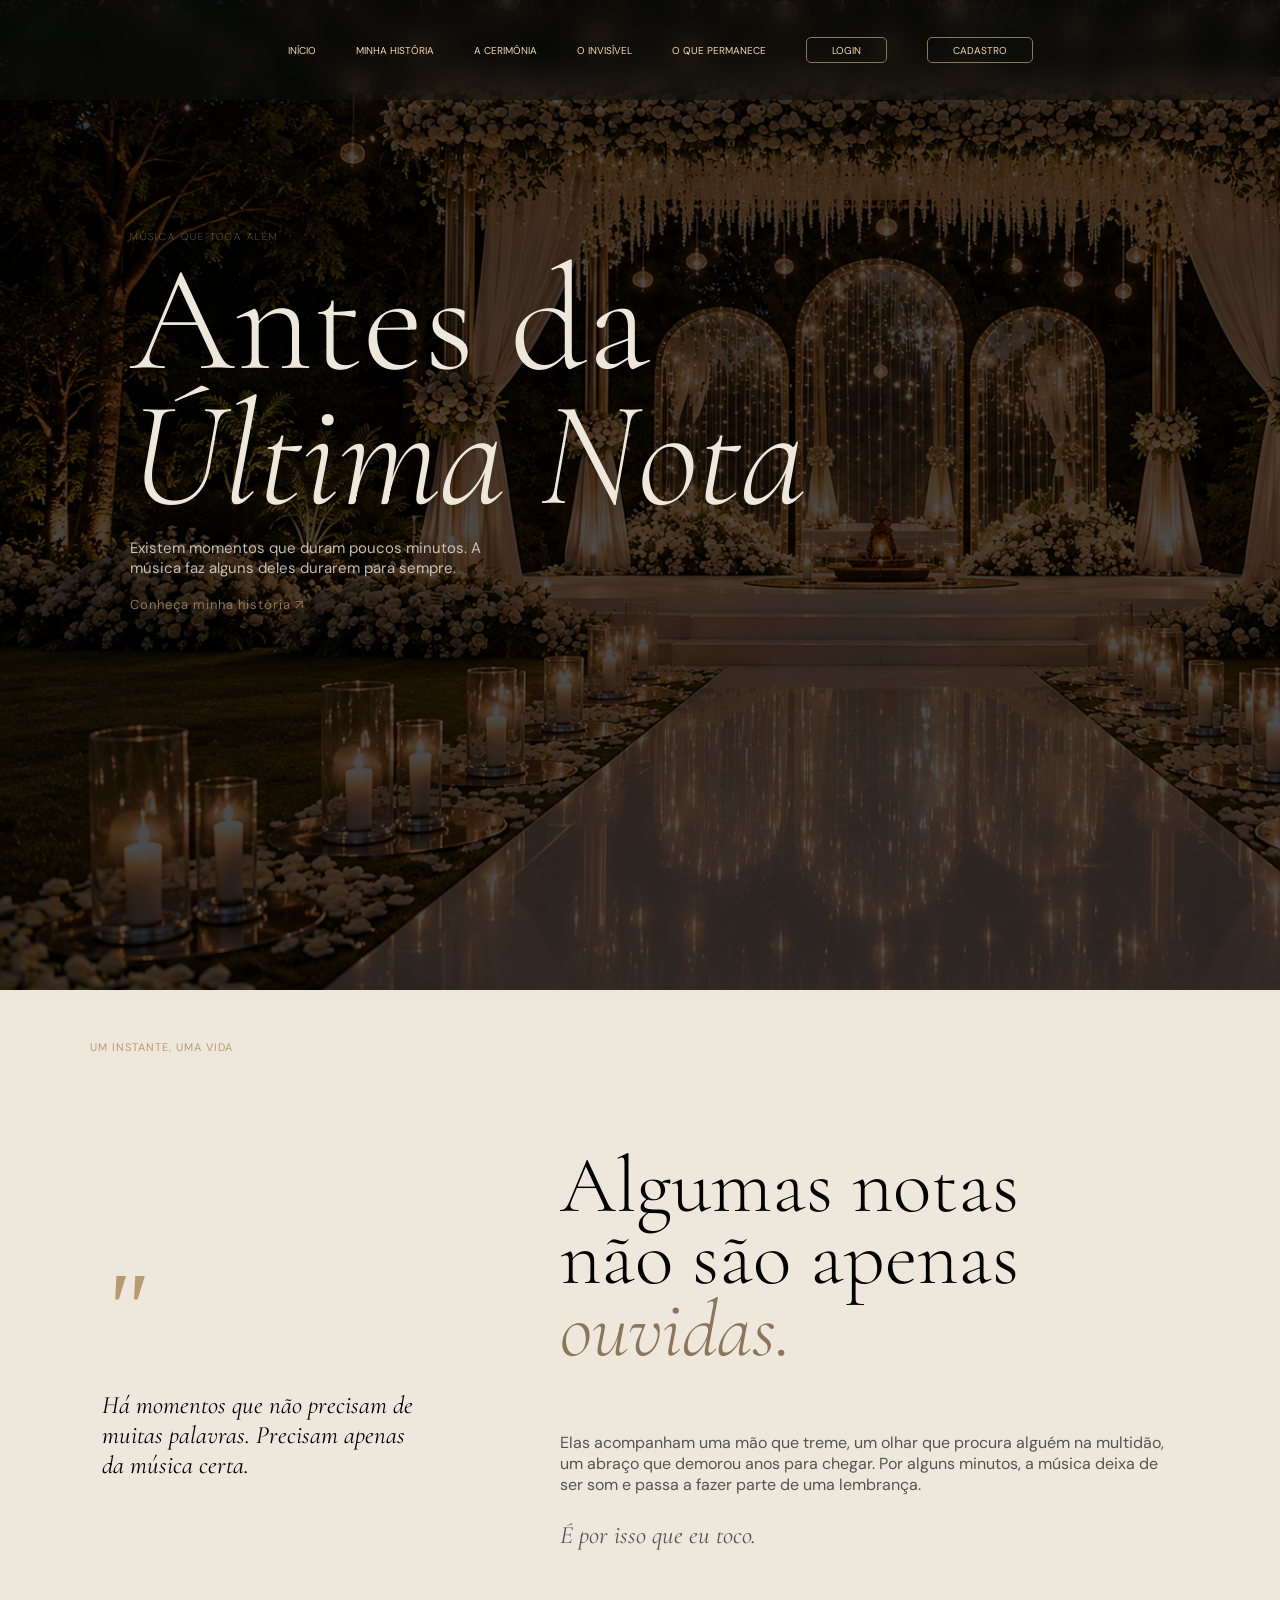
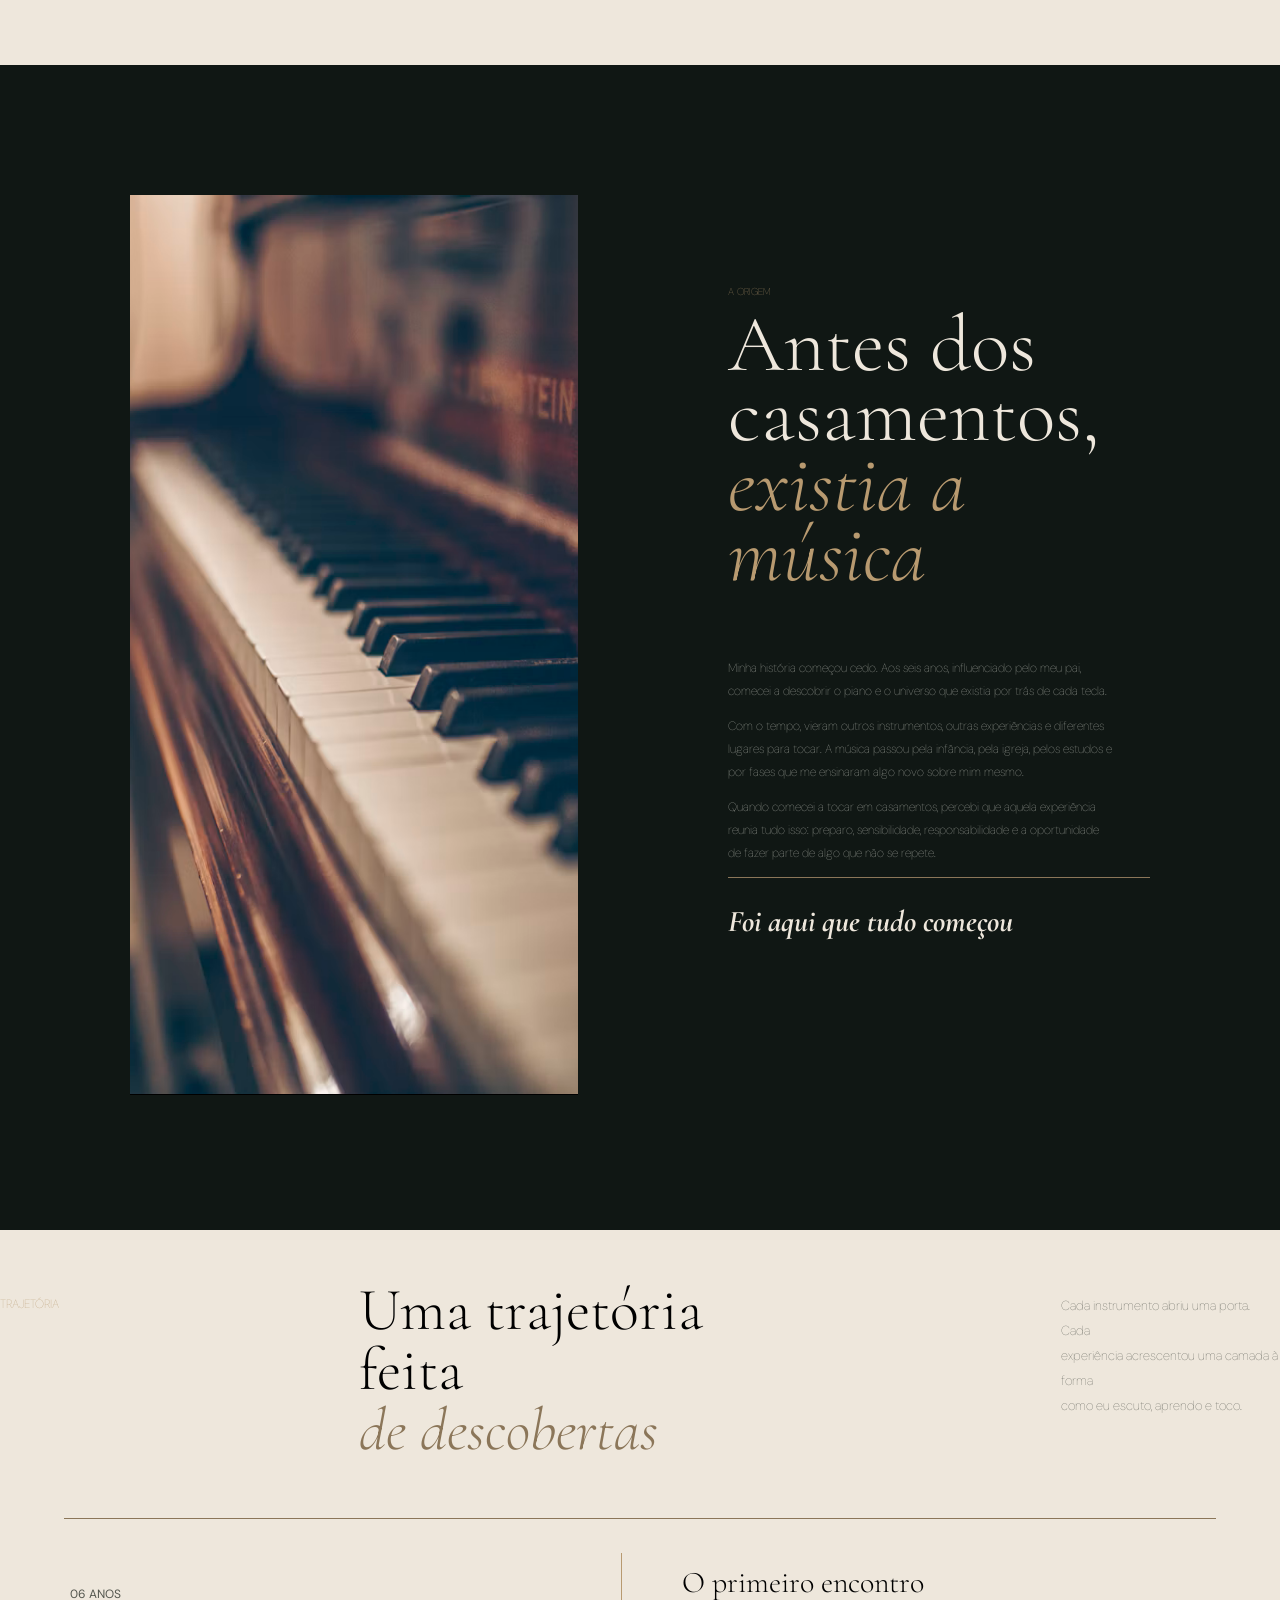
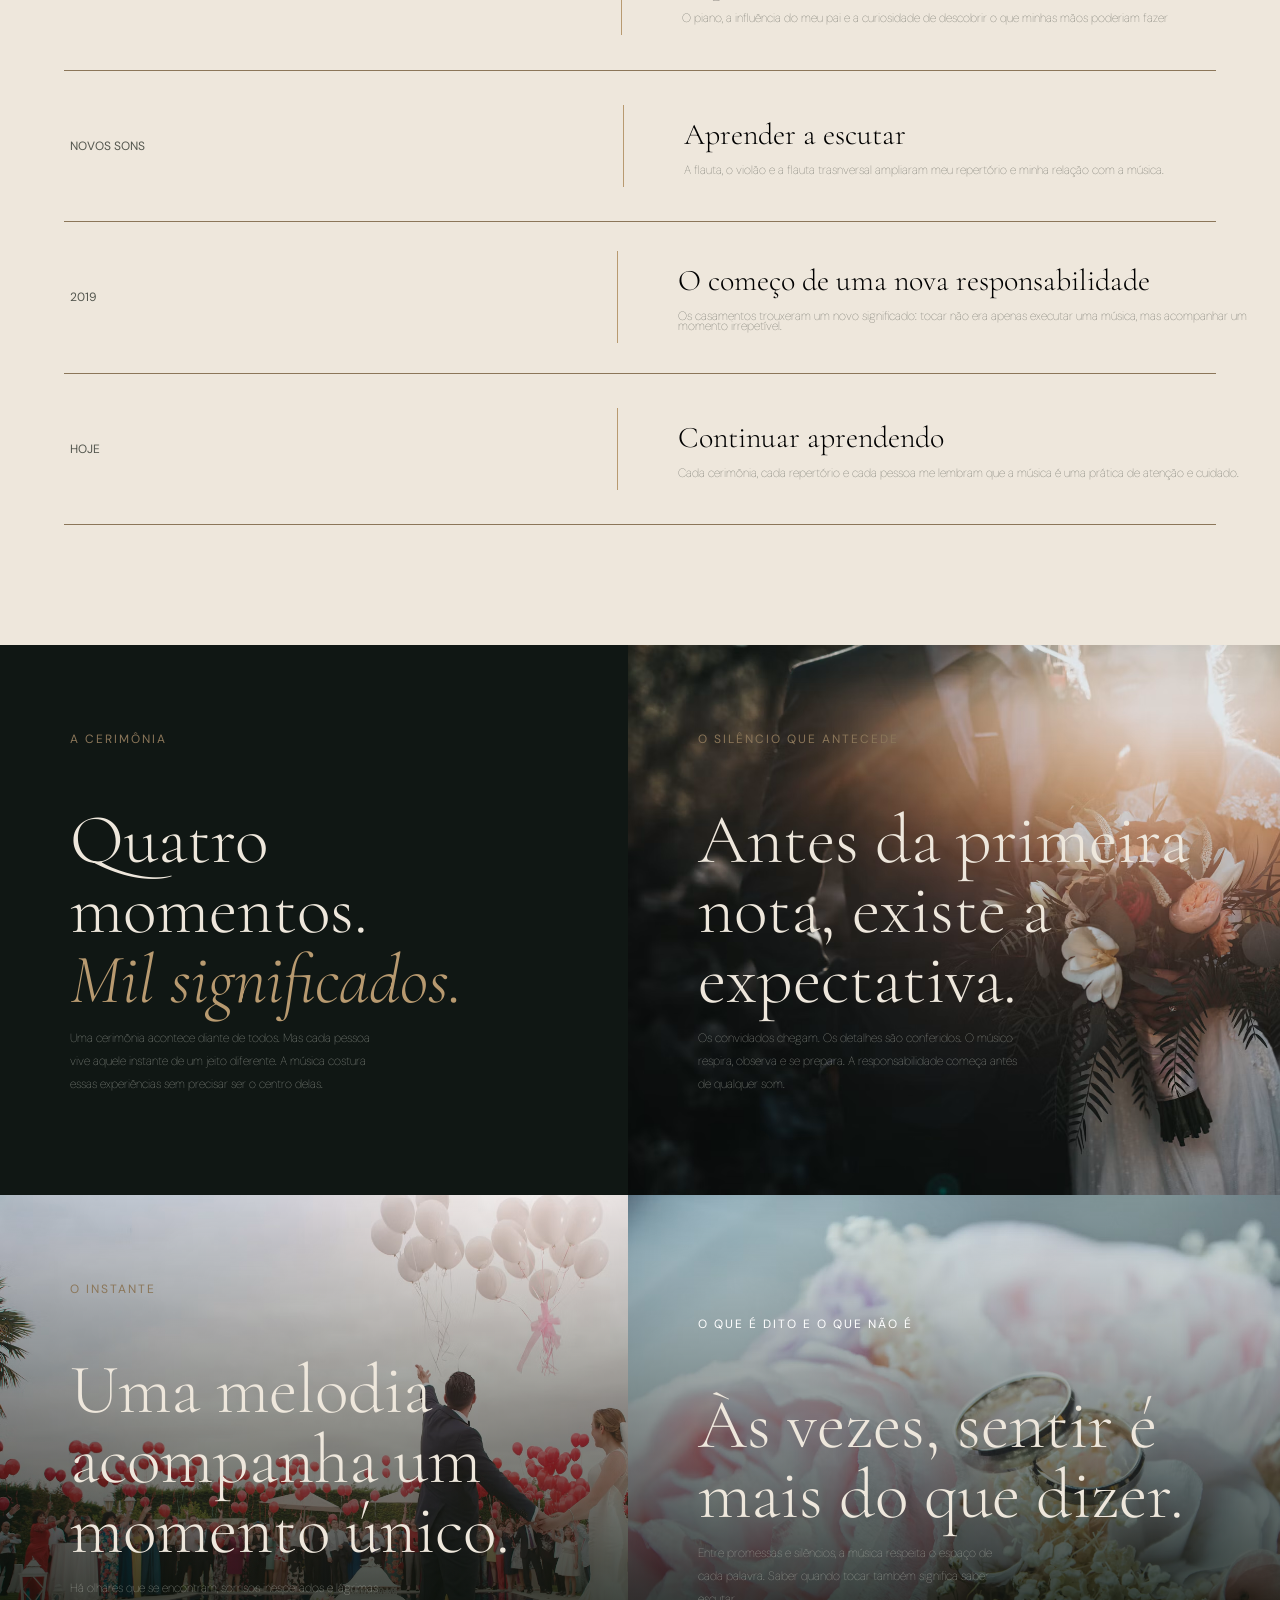
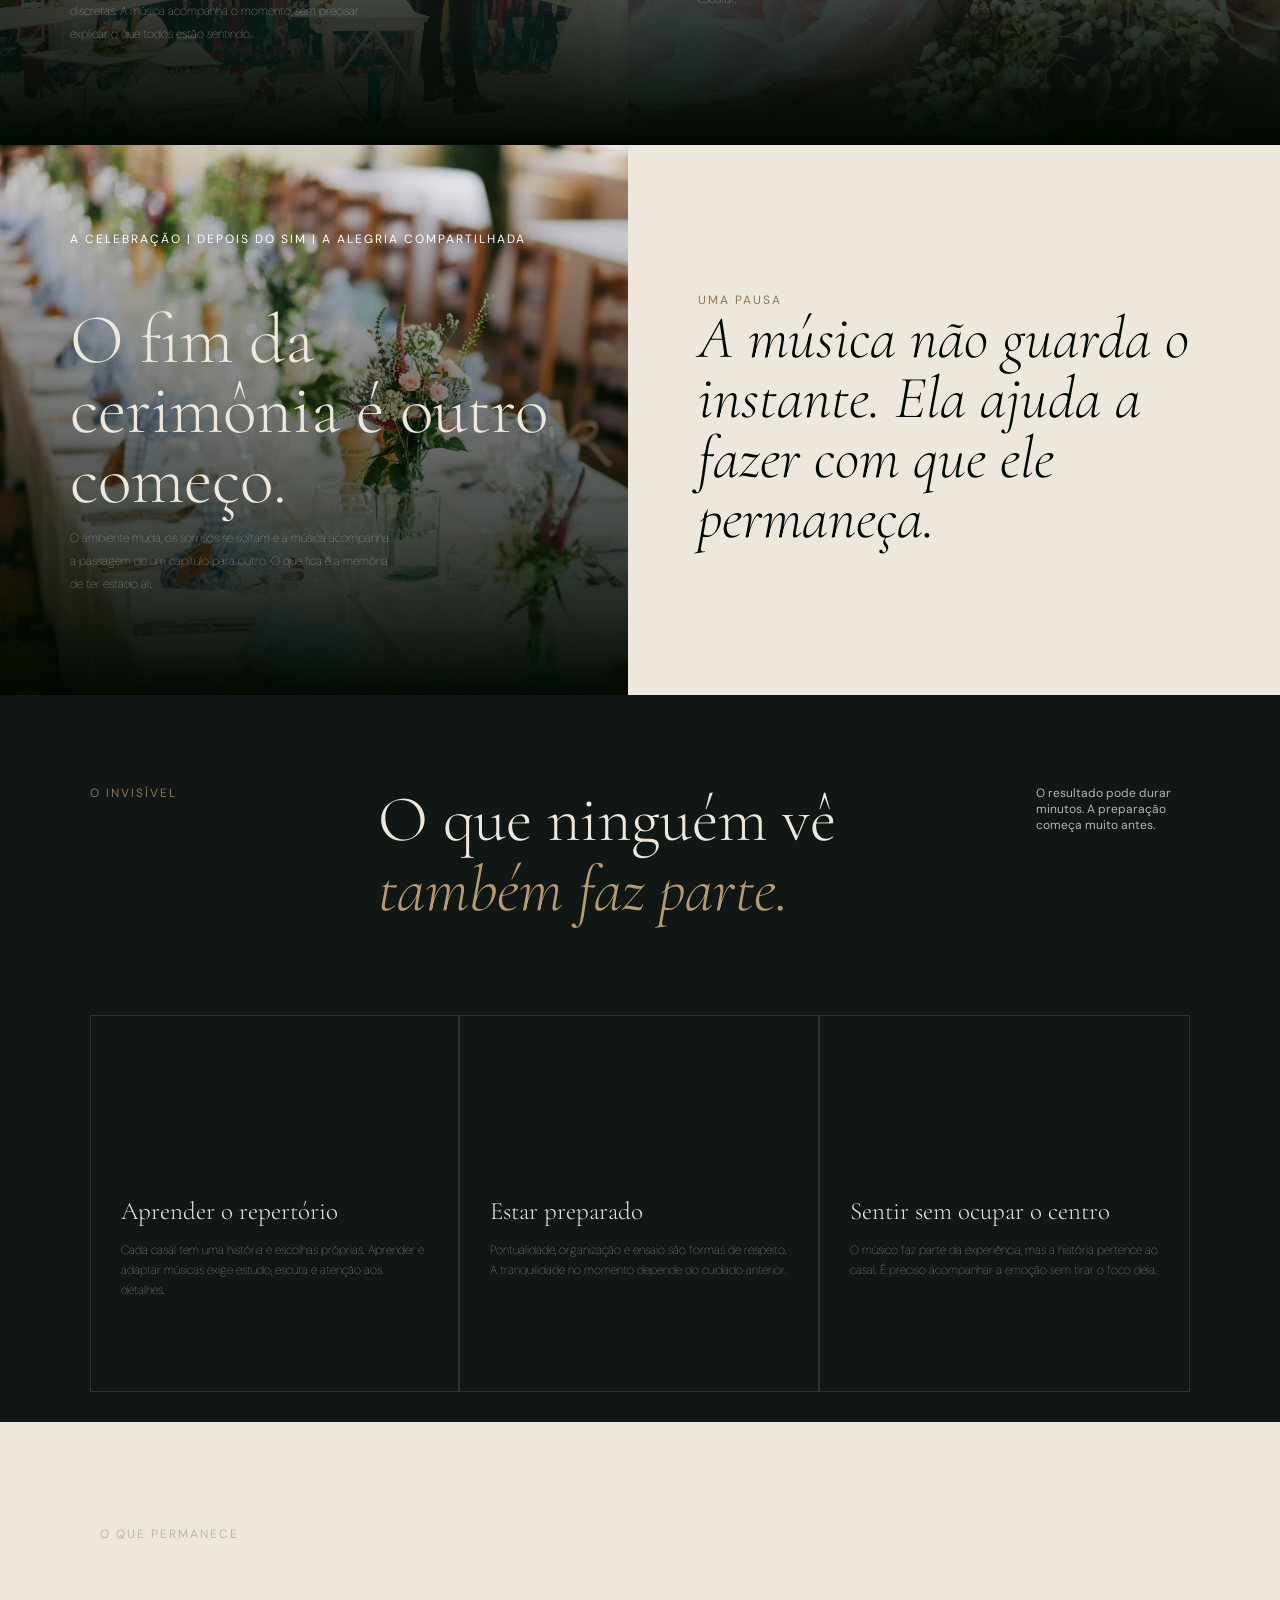
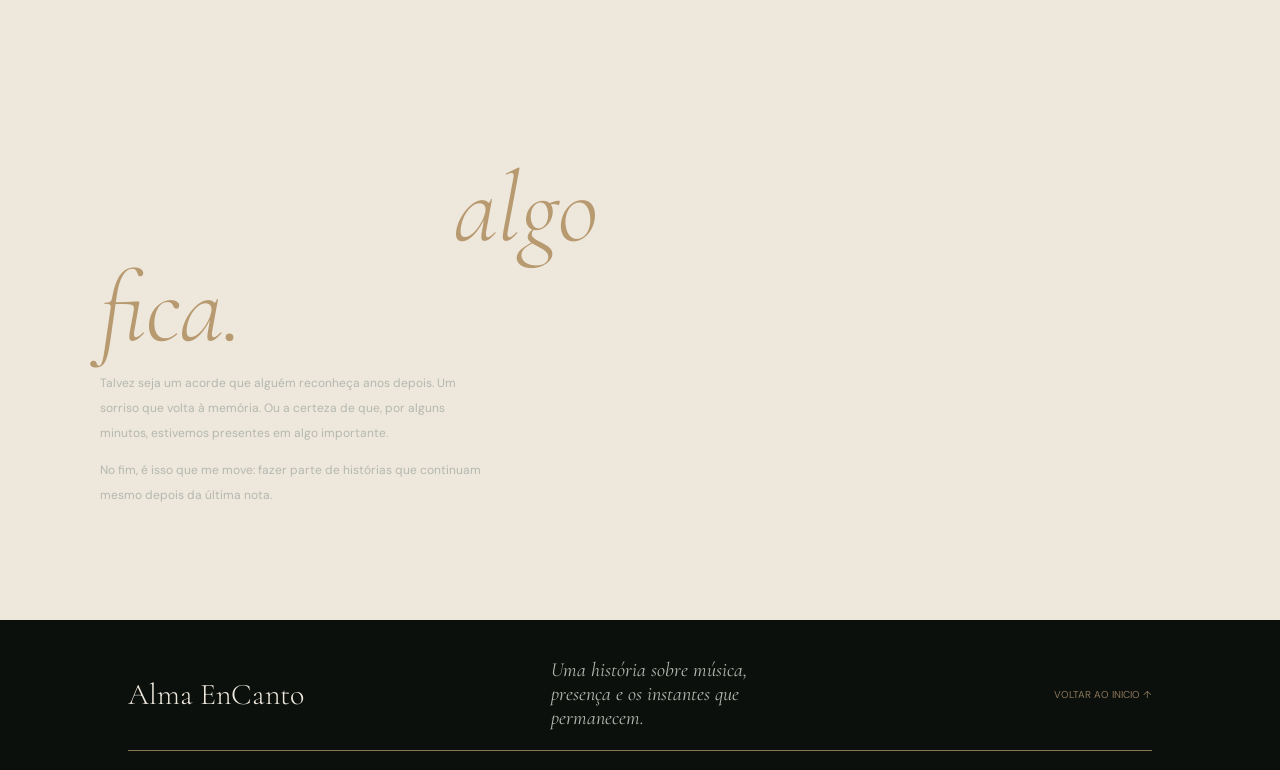
<file: API/public/index.html>
<!DOCTYPE html>
<html lang="en">

<head>
    <meta charset="UTF-8">
    <meta http-equiv="X-UA-Compatible" content="IE=edge">
    <meta name="viewport" content="width=device-width, initial-scale=1.0">

    <title>Alma EnCanto</title>

    <script src="./js/sessao.js"></script>

    <link rel="stylesheet" href="./css/estilo.css">
    <link rel="icon" href="./assets/imgs/favicon-16x16.png">
    <link rel="preconnect" href="https://fonts.gstatic.com">
</head>

<body>
    <div class="banner">
        <div class="header">
            <div class="container">
                <ul class="navbar">
                    <li class="agora">
                        <a href="#">Início</a>
                    </li>
                    <li>
                        <a href="#historia">Minha história</a>
                    </li>
                    <li>
                        <a href="#cerimonia">A cerimônia</a>
                    </li>
                    <li>
                        <a href="#invisivel">O invisível</a>
                    </li>
                    <li>
                        <a href="#final">O que permanece</a>
                    </li>
                    <li class="botoes-acao">
                        <a href="login.html">Login</a>
                    </li>
                    <li class="botoes-acao">
                        <a href="cadastro.html">Cadastro</a>
                    </li>
                </ul>
            </div>
        </div>

        <div class="container-hero" id="inicio">
            <p class="texto-superior">Música que toca além</p>
            <h1>Antes da <br>
                <i>Última Nota</i>
            </h1>
            <p class="descricao">Existem momentos que duram poucos minutos. A música faz alguns deles durarem para
                sempre.</p>
            <a class="historia-link" href="#historia">Conheça minha história ↗</a>
        </div>
    </div>

    <div class="capitulo-1">
        <div class="top">
            <p>Um instante, uma vida</p>
        </div>
        <div class="capitulo1-grid">
            <div class="grid-esquerdo">
                <p class="aspas">"</p>
                <p class="texto-esquerda">Há momentos que não precisam de muitas palavras. Precisam apenas da música
                    certa.
                </p>
            </div>
            <div class="grid-direita">
                <h2>Algumas notas
                    <br>
                    não são apenas
                    <br>
                    <span class="destaque">ouvidas.</span>
                </h2>
                <p texto-direita>Elas acompanham uma mão que treme, um olhar que procura alguém na multidão, um abraço
                    que
                    demorou anos para chegar. Por alguns minutos, a música deixa de ser som e passa a fazer parte de uma
                    lembrança.</p>
                <p class="frase-final">É por isso que eu toco.</p>
            </div>
        </div>
    </div>

    <div class="capitulo-2" id="historia">
        <div class="capitulo2-grid">
            <div class="img-direita">
                <img src="assets/imgs/piano.png" alt="piano">
            </div>
            <div class="texto-historia">
                <div class="historia-topo">
                    <p>A origem</p>
                    <h2>
                        Antes dos casamentos,
                        <br>
                        <i>existia a música</i>
                    </h2>
                </div>
                <div class="corpo-historia">
                    <p>Minha história começou cedo. Aos seis anos, influenciado pelo meu pai, comecei a descobrir o
                        piano e o universo que existia por trás de cada tecla.</p>
                    <p>Com o tempo, vieram outros instrumentos, outras experiências e diferentes lugares para tocar. A
                        música passou pela infância, pela igreja, pelos estudos e por fases que me ensinaram algo novo
                        sobre mim mesmo.</p>
                    <p>Quando comecei a tocar em casamentos, percebi que aquela experiência reunia tudo isso: preparo,
                        sensibilidade, responsabilidade e a oportunidade de fazer parte de algo que não se repete.</p>
                </div>
                <hr>
                <div class="assinatura">
                    <h2>Foi aqui que tudo começou</h2>
                </div>
            </div>
        </div>
    </div>

    <div class="capitulo-3">
        <div class="trajetoria-topo">
            <p class="trajetoria-titulo">Trajetória</p>
            <h2>Uma trajetória feita
                <br>
                <span>de descobertas</span>
            </h2>
            <p>Cada instrumento abriu uma porta. Cada<br>
                experiência acrescentou uma camada à forma<br>
                como eu escuto, aprendo e toco.</p>
        </div>
        <hr class="trajetoria-divisao">
        <div class="trajetoria-corpo">
            <div class="trajetoria-inicio">
                <p class="texto-idade">06 anos</p>
                <div class="trajetoria-bloco-central">
                    <h2>O primeiro encontro</h2>
                    <p>O piano, a influência do meu pai e a curiosidade de descobrir o que minhas mãos poderiam fazer
                    </p>
                </div>
            </div>
            <hr class="trajetoria-divisao">
            <div class="trajetoria-inicio">
                <p class="texto-idade" id="novos_sons">Novos sons</p>
                <div class="trajetoria-bloco-central">
                    <h2>Aprender a escutar</h2>
                    <p>A flauta, o violão e a flauta trasnversal ampliaram meu repertório e minha relação com a música.
                    </p>
                </div>
            </div>
            <hr class="trajetoria-divisao">
            <div class="trajetoria-inicio">
                <p class="texto-idade" id="traj_2019">2019</p>
                <div class="trajetoria-bloco-central">
                    <h2>O começo de uma nova responsabilidade</h2>
                    <p>Os casamentos trouxeram um novo significado: tocar não era apenas executar uma música, mas
                        acompanhar um momento irrepetível.
                    </p>
                </div>
            </div>
            <hr class="trajetoria-divisao">
            <div class="trajetoria-inicio">
                <p class="texto-idade" id="hoje">Hoje</p>
                <div class="trajetoria-bloco-central">
                    <h2>Continuar aprendendo</h2>
                    <p>Cada cerimônia, cada repertório e cada pessoa me lembram que a música é uma prática de atenção e
                        cuidado.
                    </p>
                </div>
            </div>
            <hr class="trajetoria-divisao" id="div_final">
        </div>
    </div>

    <div class="cerimonia" id="cerimonia">

        <div class="cerimonia-intro">
            <span class="titulo-1">A CERIMÔNIA</span>
            <h2 class="titulo-principal">Quatro momentos.<br><em class="destaque-cerimonia">Mil significados.</em></h2>
            <p class="cerimonia-descicao">Uma cerimônia acontece diante de todos. Mas cada pessoa vive aquele instante
                de um jeito diferente. A
                música costura essas experiências sem precisar ser o centro delas.</p>
        </div>

        <div class="cerimonia-1">
            <span class="titulo-1">O SILÊNCIO QUE ANTECEDE</span>
            <h2 class="titulo-principal">Antes da primeira nota, existe a expectativa.</h2>
            <p class="cerimonia-descicao">Os convidados chegam. Os detalhes são conferidos. O músico respira, observa e
                se prepara. A responsabilidade começa antes de qualquer som.</p>
        </div>

        <div class="cerimonia-2">
            <span class="titulo-1">O INSTANTE</span>
            <h2 class="titulo-principal">Uma melodia acompanha um momento único.</h2>
            <p class="cerimonia-descicao">Há olhares que se encontram, sorrisos inesperados e lágrimas discretas. A
                música acompanha o momento, sem precisar explicar o que todos estão sentindo.</p>
        </div>

        <div class="cerimonia-3">
            <span class="titulo-1">O QUE É DITO E O QUE NÃO É</span>
            <h2 class="titulo-principal">Às vezes, sentir é mais do que dizer.</h2>
            <p class="cerimonia-descicao">Entre promessas e silêncios, a música respeita o espaço de cada palavra. Saber
                quando tocar também significa saber escutar.</p>
        </div>

        <div class="cerimonia-4">
            <span class="titulo-1">A CELEBRAÇÃO | DEPOIS DO SIM | A ALEGRIA COMPARTILHADA</span>
            <h2 class="titulo-principal">O fim da cerimônia é outro começo.</h2>
            <p class="cerimonia-descicao">O ambiente muda, os sorrisos se soltam e a música acompanha a passagem de um
                capítulo para outro. O que fica é a memória de ter estado ali.</p>
        </div>

        <div class="cerimonia-5">
            <span class="titulo-1">Uma pausa</span>
            <h2 class="titulo-principal">A música não guarda o instante. Ela ajuda a <br> fazer com que ele permaneça.
            </h2>
        </div>

    </div>

    <div class="capitulo-4" id="invisivel">
        <div class="topo-cap4">
            <p class="titulo-1" id="titulo-cap4">O invisível</p>
            <h1>O que ninguém vê <br><span>também faz parte.</span></h1>
            <p class="cap4-desc">O resultado pode durar minutos. A preparação começa muito antes.</p>
        </div>
        <div class="cards">
            <div class="card-1">
                <h3 class="titulo-card">Aprender o repertório</h3>
                <p>Cada casal tem uma história e escolhas próprias. Aprender e adaptar músicas exige estudo, escuta e
                    atenção aos detalhes.</p>
            </div>

            <div class="card-2">
                <h3 class="titulo-card">Estar preparado</h3>
                <p>Pontualidade, organização e ensaio são formas de respeito. A tranquilidade no momento depende do
                    cuidado anterior.</p>
            </div>
            <div class="card-3">
                <h3 class="titulo-card">Sentir sem ocupar o centro</h3>
                <p>O músico faz parte da experiência, mas a história pertence ao casal. É preciso acompanhar a emoção
                    sem tirar o foco dela.</p>
            </div>
        </div>
    </div>

    <div class="final" id="final">
        <p class="titulo-1">O que permanece</p>
        <h1>Quando a <br>música <br>termina,<span> algo<br> fica.</span></h1>
        <p>Talvez seja um acorde que alguém reconheça anos depois. Um sorriso que volta à memória. Ou a certeza de que,
            por alguns minutos, estivemos presentes em algo importante.</p>
        <p>No fim, é isso que me move: fazer parte de histórias que continuam mesmo depois da última nota.</p>
    </div>


    <div class="footer">
        <div class="container">
            <h1>Alma EnCanto</h1>
            <p>Uma história sobre música, presença e os instantes que permanecem.</p>
            <a href="#inicio">Voltar ao inicio ↑</a>
        </div>
    </div>
</body>

</html>
</file>
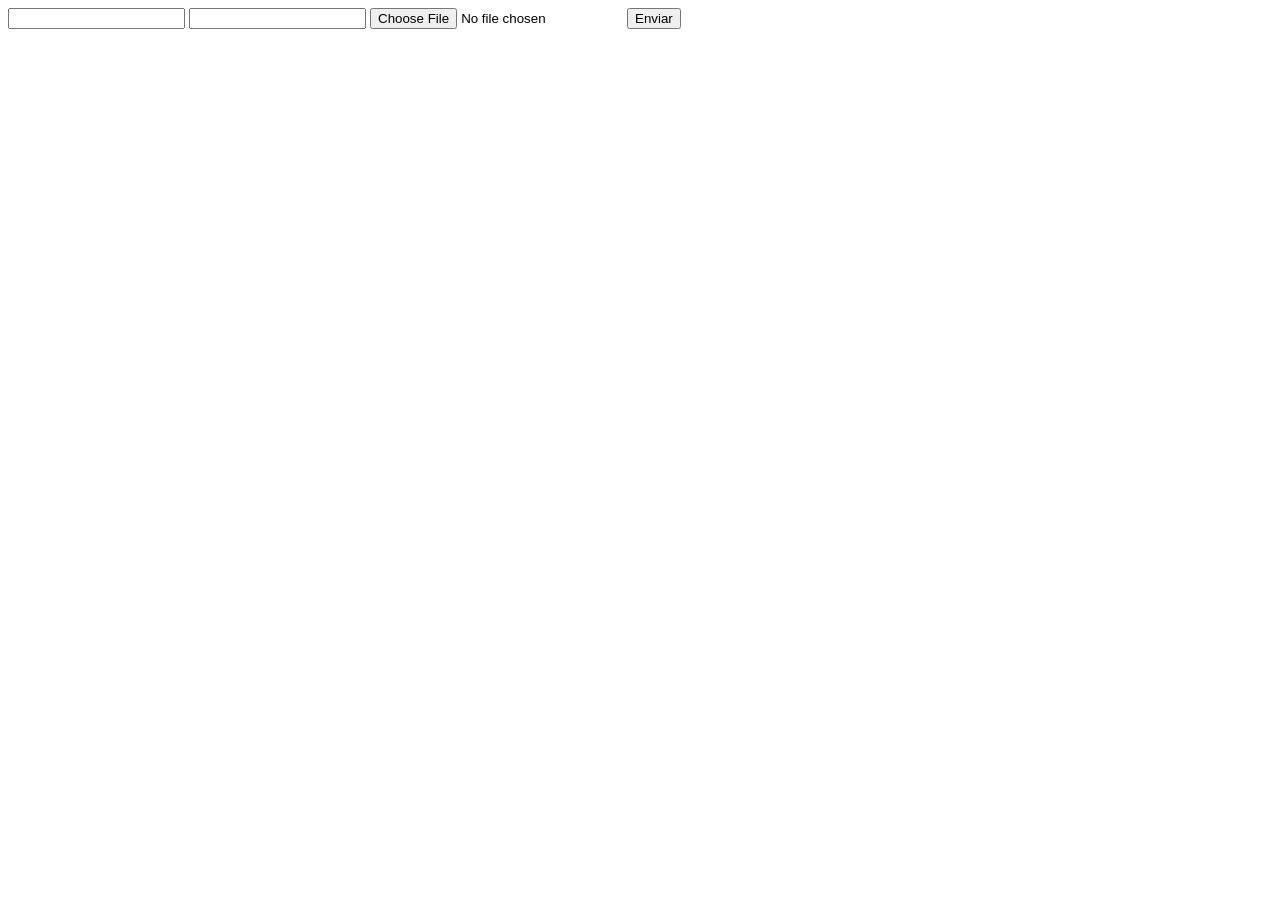
<file: API/DOCUMENTOS_DE_APOIO/exemplo_de_upload_de_arquivo/public/index.html>
<!DOCTYPE html>
<html lang="en">

<head>
  <meta charset="UTF-8">
  <meta http-equiv="X-UA-Compatible" content="IE=edge">
  <meta name="viewport" content="width=device-width, initial-scale=1.0">
  <title>Upload</title>
</head>

<body>

  <div>
    <input name="nome" id="nome" type="text" />
    <input name="email" id="email" type="url" />
    <input name="foto" id="foto" type="file" />
    <button onclick="enviar()">Enviar</button>
  </div>

  <div id="container"></div>
</body>

</html>

<script>
  function enviar() {
    const formData = new FormData();
    formData.append('foto', foto.files[0])
    formData.append('nome', nome.value)
    formData.append('email', email.value)

    fetch("/usuarios/cadastro", {
      method: "POST",
      body: formData
    })
      .then(res => {
        window.location = "./perfil.html"
      })
      .catch(err => {
        console.log(err);
      })
  }
</script>
</file>
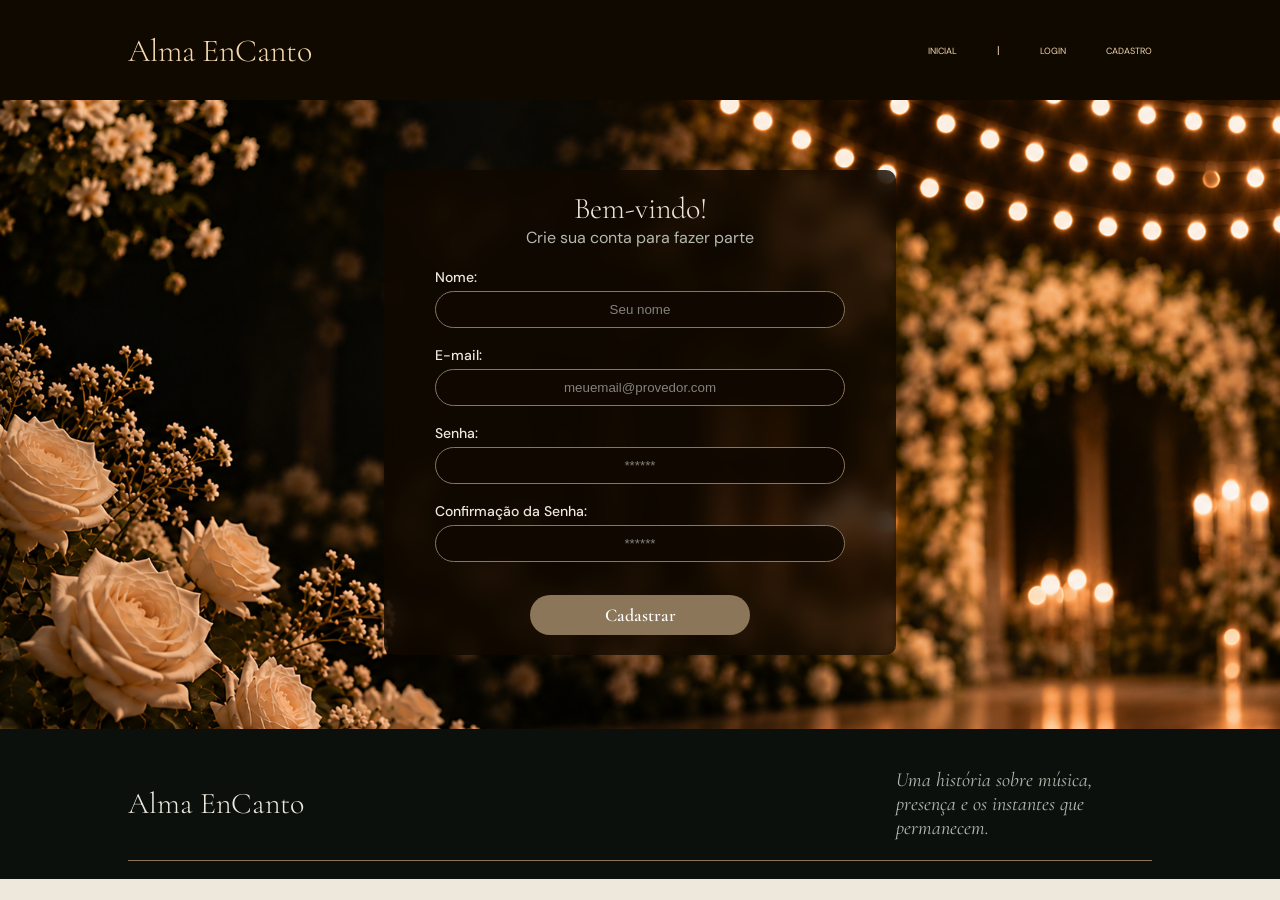
<file: API/public/cadastro.html>
<!DOCTYPE html>
<html lang="pt-br">

<head>
    <meta charset="UTF-8">
    <meta http-equiv="X-UA-Compatible" content="IE=edge">
    <meta name="viewport" content="width=device-width, initial-scale=1.0">

    <title>Alma EnCanto | Cadastro</title>

    <script src="./js/sessao.js"></script>

    <link rel="stylesheet" href="./css/forms.css">
    <link rel="icon" href="./assets/imgs/favicon-16x16.png">
    <link rel="preconnect" href="https://fonts.gstatic.com">
</head>

<body>

    <!--Header-->

    <div class="header">
        <div class="container">
            <h1 class="titulo">Alma EnCanto</h1>
            <ul class="navbar">
                <li>
                    <a href="index.html">Inicial</a>
                </li>
                <li>|</li>
                <li>
                    <a href="login.html">Login</a>
                </li>
                <li class="agora">
                    <a href="#">Cadastro</a>
                </li>
            </ul>
        </div>
    </div>

    <div class="login cadastro">
        <div class="alerta_erro">
            <div class="card_erro" id="cardErro">
                <span id="mensagem_erro"></span>
            </div>
        </div>
        <div class="container">
            <div class="card card-cadastro">
                <h2>Bem-vindo!</h2>
                <p>Crie sua conta para fazer parte</p>

                <div class="formulario">
                    <div class="campo">
                        <span>Nome:</span>
                        <input id="nome_input" type="text" placeholder="Seu nome">
                    </div>
                    <div class="campo">
                        <span>E-mail:</span>
                        <input id="email_input" type="text" placeholder="meuemail@provedor.com">
                    </div>
                    <div class="campo">
                        <span>Senha:</span>
                        <input id="senha_input" type="password" placeholder="******">
                    </div>
                    <div class="campo">
                        <span>Confirmação da Senha:</span>
                        <input id="confirmacao_senha_input" type="password" placeholder="******">
                    </div>
                    <button class="botao" onclick="cadastrar()">Cadastrar</button>
                </div>

                <div id="div_aguardar" class="loading-div">
                    <img src="./assets/circle-loading.gif" id="loading-gif">
                </div>

                <div id="div_erros_login"></div>
            </div>
        </div>
    </div>

    <!--Footer-->

    <div class="footer">
        <div class="container">
            <h1>Alma EnCanto</h1>
            <p>Uma história sobre música, presença e os instantes que permanecem.</p>
        </div>
    </div>

</body>

</html>

<script>

  // Array para armazenar empresas cadastradas para validação de código de ativação 
  let listaEmpresasCadastradas = [];

  // Confere a senha caractere por caractere e devolve um vetor
  // com tudo o que ainda está faltando (vazio = senha forte)
  function validarSenha(senha) {
    var minusculas = "abcdefghijklmnopqrstuvwxyz".split("");
    var maiusculas = "ABCDEFGHIJKLMNOPQRSTUVWXYZ".split("");
    var numeros = "0123456789".split("");
    var especiais = ["!", "@", "#", "$", "%", "&", "*", "?", ":", ".", ",", "-", "_", "+", "="];

    var temMinuscula = false;
    var temMaiuscula = false;
    var temNumero = false;
    var temEspecial = false;

    // Percorre a senha e marca o que foi encontrado
    for (var i = 0; i < senha.length; i++) {
      var caractere = senha[i];

      if (minusculas.includes(caractere)) {
        temMinuscula = true;
      } else if (maiusculas.includes(caractere)) {
        temMaiuscula = true;
      } else if (numeros.includes(caractere)) {
        temNumero = true;
      } else if (especiais.includes(caractere)) {
        temEspecial = true;
      }
    }

    // Vetor com os requisitos que não foram atendidos
    var faltando = [];

    if (senha.length < 8) {
      faltando.push("pelo menos 8 caracteres");
    }
    if (!temMinuscula) {
      faltando.push("uma letra minúscula");
    }
    if (!temMaiuscula) {
      faltando.push("uma letra maiúscula");
    }
    if (!temNumero) {
      faltando.push("um número");
    }
    if (!temEspecial) {
      faltando.push("um caractere especial (ex.: ! @ # $ % & * ?)");
    }

    return faltando;
  }

  function cadastrar() {
    // aguardar();

    //Recupere o valor da nova input pelo nome do id
    // Agora vá para o método fetch logo abaixo
    var nomeVar = nome_input.value;
    var emailVar = email_input.value;
    var senhaVar = senha_input.value;
    var confirmacaoSenhaVar = confirmacao_senha_input.value

    // Verificando se há algum campo em branco
    if (
      nomeVar == "" ||
      emailVar == "" ||
      senhaVar == "" ||
      confirmacaoSenhaVar == "" 
    ) {
      cardErro.style.display = "block";
      mensagem_erro.innerHTML =
        "(Mensagem de erro para todos os campos em branco)";

      finalizarAguardar();
      return false;
    } else {
      setInterval(sumirMensagem, 5000);
    }

    // Validando a força da senha antes de cadastrar
    var problemasSenha = validarSenha(senhaVar);

    if (problemasSenha.length > 0) {
      cardErro.style.display = "block";
      mensagem_erro.innerHTML =
        "Sua senha precisa ter: " + problemasSenha.join(", ") + ".";

      finalizarAguardar();
      return false;
    }

    // Conferindo se a confirmação é igual à senha
    if (senhaVar != confirmacaoSenhaVar) {
      cardErro.style.display = "block";
      mensagem_erro.innerHTML = "As senhas não correspondem!";

      finalizarAguardar();
      return false;
    }

    // Enviando o valor da nova input
    fetch("/usuarios/cadastrar", {
      method: "POST",
      headers: {
        "Content-Type": "application/json",
      },
      body: JSON.stringify({
        // crie um atributo que recebe o valor recuperado aqui
        // Agora vá para o arquivo routes/usuario.js
        nomeServer: nomeVar,
        emailServer: emailVar,
        senhaServer: senhaVar
      }),
    })
      .then(function (resposta) {
        console.log("resposta: ", resposta);

        if (resposta.ok) {
          cardErro.style.display = "block";

          mensagem_erro.innerHTML =
            "Cadastro realizado com sucesso! Redirecionando para tela de Login...";

          setTimeout(() => {
            window.location = "login.html";
          }, "2000");

          limparFormulario();
          finalizarAguardar();
        } else {
          throw "Houve um erro ao tentar realizar o cadastro!";
        }
      })
      .catch(function (resposta) {
        console.log(`#ERRO: ${resposta}`);
        finalizarAguardar();
      });

    return false;
  }

  function sumirMensagem() {
    cardErro.style.display = "none";
  }
</script>
</file>
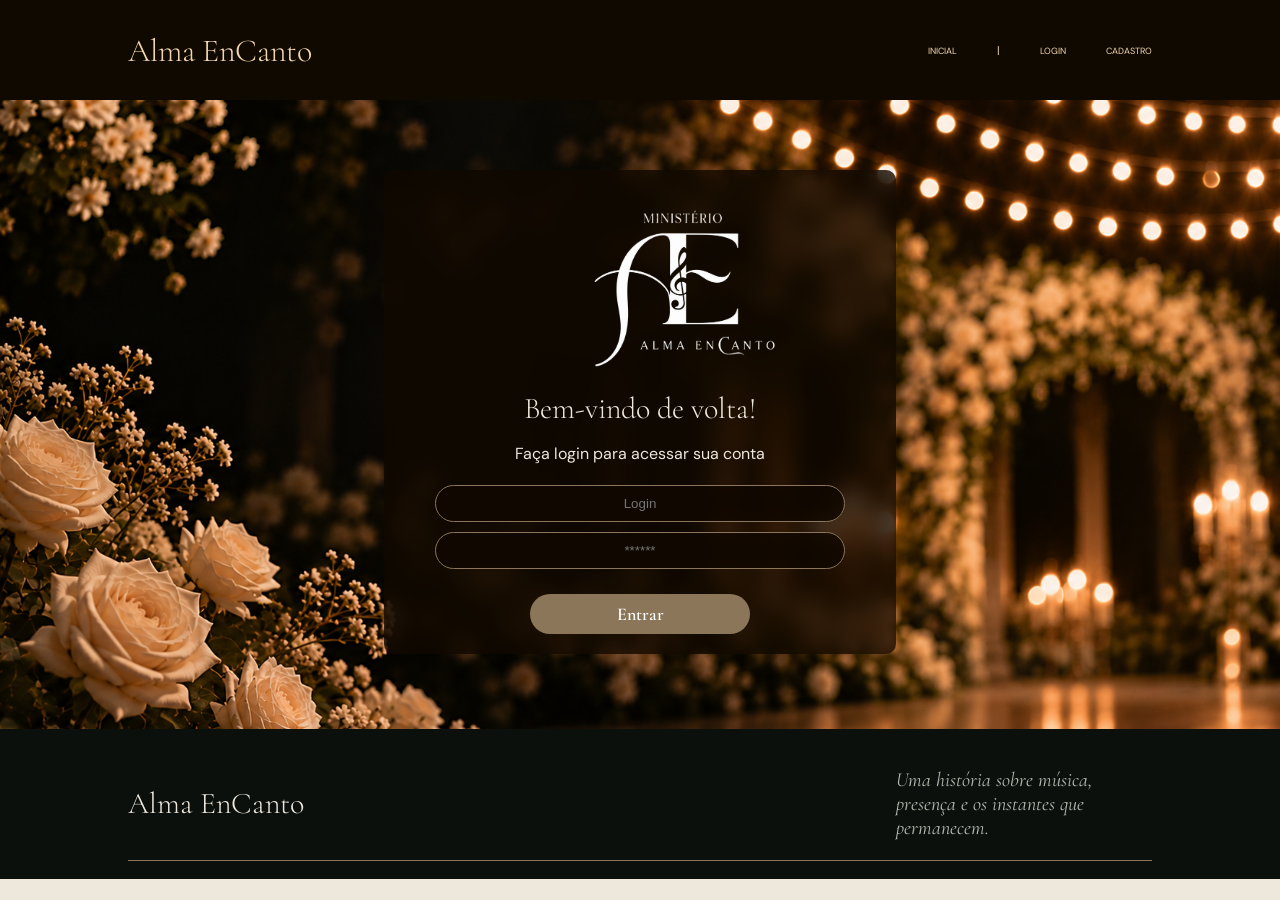
<file: API/public/login.html>
<!DOCTYPE html>
<html lang="pt-br">

<head>
    <meta charset="UTF-8">
    <meta http-equiv="X-UA-Compatible" content="IE=edge">
    <meta name="viewport" content="width=device-width, initial-scale=1.0">

    <title> | Login</title>

    <script src="./js/sessao.js"></script>

    <link rel="stylesheet" href="./css/forms.css">
    <link rel="icon" href="./assets/imgs/favicon-16x16.png">
    <link rel="preconnect" href="https://fonts.gstatic.com">
</head>

<body>

    <!--Header-->

    <div class="header">
        <div class="container">
            <h1 class="titulo">Alma EnCanto</h1>
            <ul class="navbar">
                <li>
                    <a href="index.html">Inicial</a>
                </li>
                <li>|</li>
                <li class="agora">
                    <a href="#">Login</a>
                </li>
                <li>
                    <a href="cadastro.html">Cadastro</a>
                </li>
            </ul>
        </div>
    </div>


    <div class="login">
        <div class="alerta_erro">
            <div class="card_erro" id="cardErro">
                <span id="mensagem_erro"></span>
            </div>
        </div>
        <div class="container">
            <div class="card card-login">
                <div class="formulario">
                    <img class="img-logo" src="assets/imgs/logo.png" alt="">
                    <h2>Bem-vindo de volta!</h2>
                    <p>Faça login para acessar sua conta</p>
                    <div class="campo">
                        <input id="email_input" type="text" placeholder="Login">
                    </div>
                    <div class="campo">
                        <input id="senha_input" type="password" placeholder="******">
                    </div>
                    <button class="botao" onclick="entrar()">Entrar</button>
                </div>

                <div id="div_aguardar" class="loading-div">
                    <img src="./assets/circle-loading.gif" id="loading-gif">
                </div>

                <div id="div_erros_login"></div>
            </div>
        </div>
    </div>

    <div class="footer">
        <div class="container">
            <h1>Alma EnCanto</h1>
            <p>Uma história sobre música, presença e os instantes que permanecem.</p>
        </div>
    </div>

</body>

</html>

<script>


    function entrar() {
        aguardar();

        var emailVar = email_input.value;
        var senhaVar = senha_input.value;

        if (emailVar == "" || senhaVar == "") {
            cardErro.style.display = "block"
            mensagem_erro.innerHTML = "(Mensagem de erro para todos os campos em branco)";
            finalizarAguardar();
            return false;
        }
        else {
            setInterval(sumirMensagem, 5000)
        }

        console.log("FORM LOGIN: ", emailVar);
        console.log("FORM SENHA: ", senhaVar);

        fetch("/usuarios/autenticar", {
            method: "POST",
            headers: {
                "Content-Type": "application/json"
            },
            body: JSON.stringify({
                emailServer: emailVar,
                senhaServer: senhaVar
            })
        }).then(function (resposta) {
            console.log("ESTOU NO THEN DO entrar()!")

            if (resposta.ok) {
                console.log(resposta);

                resposta.json().then(json => {
                    console.log(json);
                    console.log(JSON.stringify(json));
                    sessionStorage.EMAIL_USUARIO = json.email;
                    sessionStorage.NOME_USUARIO = json.nome;
                    sessionStorage.ID_USUARIO = json.id

                    setTimeout(function () {
                        window.location = "dashboard.html";
                    }, 1000); // apenas para exibir o loading

                });

            } else {

                console.log("Houve um erro ao tentar realizar o login!");

                resposta.text().then(texto => {
                    console.error(texto);
                    finalizarAguardar(texto);
                });
            }

        }).catch(function (erro) {
            console.log(erro);
        })

        return false;
    }

    function sumirMensagem() {
        cardErro.style.display = "none"
    }

</script>
</file>
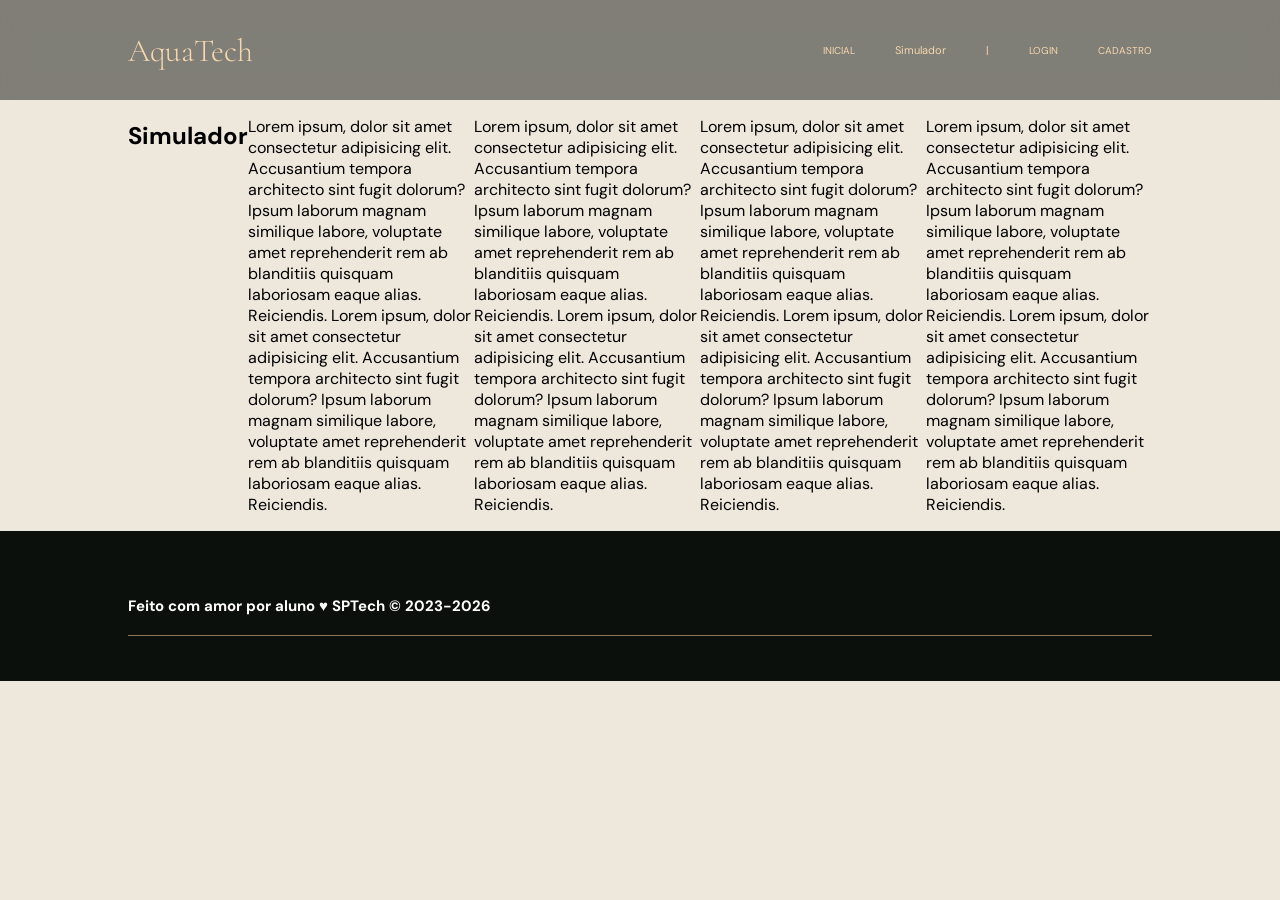
<file: API/public/simulador.html>
<!DOCTYPE html>
<html lang="pt-br">

<head>
    <meta charset="UTF-8">
    <meta http-equiv="X-UA-Compatible" content="IE=edge">
    <meta name="viewport" content="width=device-width, initial-scale=1.0">

    <title>AquaTech | Simulador</title>

    <script src="./js/sessao.js"></script>

    <link rel="stylesheet" href="./css/estilo.css">
    <link rel="icon" href="./assets/icon/favicon2.ico">
    <link rel="preconnect" href="https://fonts.gstatic.com">
</head>

<body>

    <!--header inicio-->
    <div class="header">
        <div class="container">
            <h1 class="titulo">AquaTech</h1>
            <ul class="navbar">
                <li>
                    <a href="./index.html">Inicial</a>
                </li>
                <li class="agora">Simulador</li>
                <li>|</li>
                <li>
                    <a href="./login.html">Login</a>
                </li>
                <li>
                    <a href="./login.html">Cadastro</a>
                </li>
            </ul>
        </div>
    </div>


    <!-- simulador inicio -->
    <div class="simulador">
        <div class="container">
            <h2>Simulador</h2>
            <p>Lorem ipsum, dolor sit amet consectetur adipisicing elit. Accusantium tempora architecto sint fugit
                dolorum? Ipsum laborum magnam similique labore, voluptate amet reprehenderit rem ab blanditiis quisquam
                laboriosam eaque alias. Reiciendis. Lorem ipsum, dolor sit amet consectetur adipisicing elit.
                Accusantium tempora architecto sint fugit dolorum? Ipsum laborum magnam similique labore, voluptate amet
                reprehenderit rem ab blanditiis quisquam laboriosam eaque alias. Reiciendis.</p>
            <p>Lorem ipsum, dolor sit amet consectetur adipisicing elit. Accusantium tempora architecto sint fugit
                dolorum? Ipsum laborum magnam similique labore, voluptate amet reprehenderit rem ab blanditiis quisquam
                laboriosam eaque alias. Reiciendis. Lorem ipsum, dolor sit amet consectetur adipisicing elit.
                Accusantium tempora architecto sint fugit dolorum? Ipsum laborum magnam similique labore, voluptate amet
                reprehenderit rem ab blanditiis quisquam laboriosam eaque alias. Reiciendis.</p>
            <p>Lorem ipsum, dolor sit amet consectetur adipisicing elit. Accusantium tempora architecto sint fugit
                dolorum? Ipsum laborum magnam similique labore, voluptate amet reprehenderit rem ab blanditiis quisquam
                laboriosam eaque alias. Reiciendis. Lorem ipsum, dolor sit amet consectetur adipisicing elit.
                Accusantium tempora architecto sint fugit dolorum? Ipsum laborum magnam similique labore, voluptate amet
                reprehenderit rem ab blanditiis quisquam laboriosam eaque alias. Reiciendis.</p>
            <p>Lorem ipsum, dolor sit amet consectetur adipisicing elit. Accusantium tempora architecto sint fugit
                dolorum? Ipsum laborum magnam similique labore, voluptate amet reprehenderit rem ab blanditiis quisquam
                laboriosam eaque alias. Reiciendis. Lorem ipsum, dolor sit amet consectetur adipisicing elit.
                Accusantium tempora architecto sint fugit dolorum? Ipsum laborum magnam similique labore, voluptate amet
                reprehenderit rem ab blanditiis quisquam laboriosam eaque alias. Reiciendis.</p>

        </div>
    </div>
    <!-- simulador fim -->

    <!--footer inicio-->
    <div class="footer">
        <div class="container">
            <h4>Feito com amor por aluno &hearts; SPTech &copy; 2023-2026</h4>
        </div>
    </div>
    <!--footer fim-->


</body>

</html>
</file>
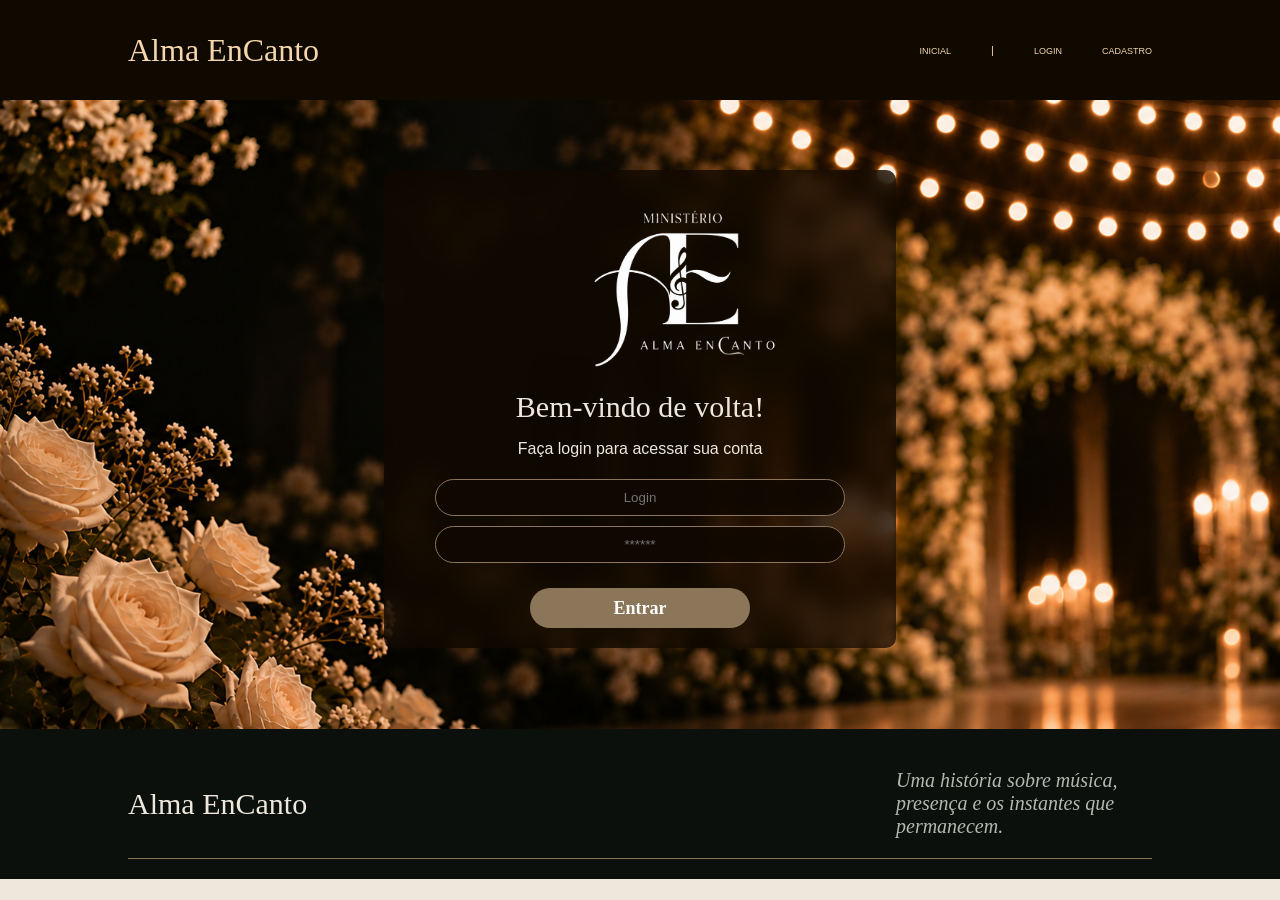
<file: API/public/dashboard/cards.html>
<!DOCTYPE html>
<html lang="pt-br">

<head>
    <link rel="shortcut icon" href="../assets/icon/favicon2.ico" type="image/x-icon">
    <meta charset="UTF-8">
    <meta http-equiv="X-UA-Compatible" content="IE=edge">
    <meta name="viewport" content="width=device-width, initial-scale=1.0">
    <title>AquaTech | Tempo Real</title>


    <link rel="stylesheet" href="./../css/dashboards.css">
    <link rel="stylesheet" href="./../css/estilo.css" />

    <script src="../js/sessao.js"></script>
    <script src="../js/alerta.js"></script>
    <link rel="preconnect" href="https://fonts.gstatic.com">
    <link
        href="https://fonts.googleapis.com/css2?family=Exo+2:ital,wght@0,100;0,200;0,300;0,400;0,500;0,600;0,700;0,800;0,900;1,100;1,200;1,300;1,400;1,500;1,600;1,700;1,800;1,900&display=swap"
        rel="stylesheet">
</head>

<body onload="validarSessao(), exibirAquarios(),  atualizacaoPeriodica()">

    <div class="janela">

        <div class="header-left dash-header">

            <h1>AquaTech</h1>

            <div class="hello">
                <h3>Olá, <span id="b_usuario">usuário</span>!</h3>
            </div>

            <div class="btn-nav">
                <h3>Aquários e Terrários</h3>
            </div>

            <div class="btn-nav-white">
                <a href="./dashboard.html">
                    <h3>Gráficos</h3>
                </a>
            </div>

            <div class="btn-nav-white">
                <a href="./mural.html">
                    <h3>Mural de Avisos</h3>
                </a>
            </div>

            <div class="btn-logout" onclick="limparSessao()">
                <h3>Sair</h3>
            </div>

        </div>

        <div class="dash">
            <div id="alerta">
            </div>
            <div class="area-parametros-alerta">
                <p class="titulo-legenda">
                    Legenda - Parâmetros para Alertas
                </p>
                <div class="parametros-alerta">
                    <div class="item-regua perigo-frio">
                        <p>Perigo</p>
                        <p>&lt;=5°C</p>
                    </div>
                    <div class="item-regua alerta-frio">
                        <p>Alerta</p>
                        <p>&lt;=10°C</p>
                    </div>
                    <div class="item-regua ideal">
                        <p>Ideal</p>
                        <p>20°C</p>
                    </div>
                    <div class="item-regua alerta-quente">
                        <p>Alerta</p>
                        <p>&gt;=22°C</p>
                    </div>
                    <div class="item-regua perigo-quente">
                        <p>Perigo</p>
                        <p>&gt;=23°C</p>
                    </div>
                </div>
            </div>

            <div class="cards" id="cardAquarios">

            </div>

        </div>

    </div>

</body>

<script>

    function exibirAquarios() {
        JSON.parse(sessionStorage.AQUARIOS).forEach(item => {
            document.getElementById("cardAquarios").innerHTML += `
                    <div class="card-aquario">
                        <div class="title-aquario">
                            <h1>${item.descricao}</h1>
                        </div>
                        <div class="desc-aquario">
                        <div class="temperatura">
                            <p id="temp_aquario_${item.id}">-°C</p>
                        </div>
                        <div class="cor-alerta" id="card_${item.id}"></div>
                    </div>
                    </div>
                    `
        });
    }

</script>

</html>
</file>
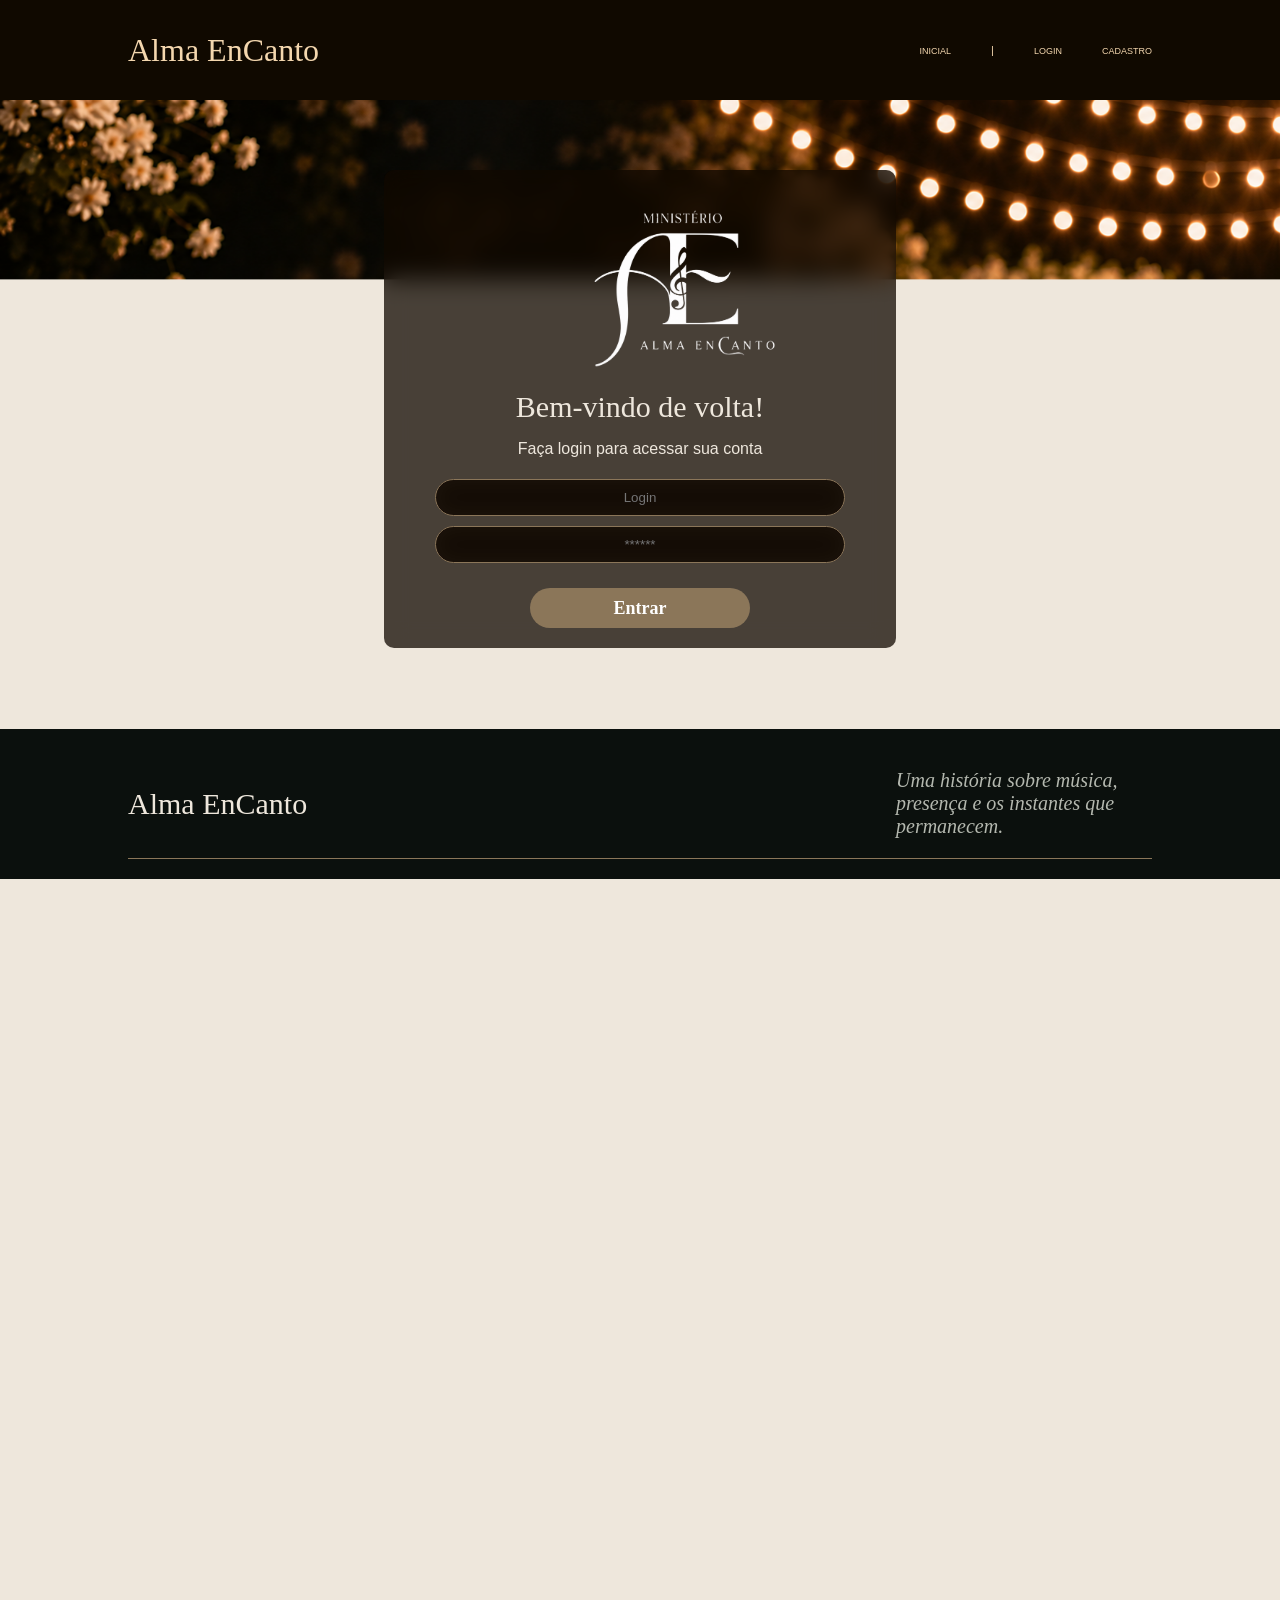
<file: API/public/dashboard/edicao-aviso.html>
<!DOCTYPE html>
<html lang="pt-br">

<head>
    <link rel="shortcut icon" href="../assets/icon/favicon2.ico" type="image/x-icon">
    <meta charset="UTF-8">
    <meta http-equiv="X-UA-Compatible" content="IE=edge">
    <meta name="viewport" content="width=device-width, initial-scale=1.0">
    <title>AquaTech | Página Inicial</title>

    
    <link rel="stylesheet" href="./../css/dashboards.css">
    <link rel="stylesheet" href="./../css/estilo.css" />
    <script src="../js/sessao.js"></script>

    <link rel="preconnect" href="https://fonts.gstatic.com">
    <link
        href="https://fonts.googleapis.com/css2?family=Exo+2:ital,wght@0,100;0,200;0,300;0,400;0,500;0,600;0,700;0,800;0,900;1,100;1,200;1,300;1,400;1,500;1,600;1,700;1,800;1,900&display=swap"
        rel="stylesheet">
</head>

<body onload="validarSessao(), listarInfosDeUm()" style="background-color: #161618;">
    <!-- <body onload="validarSessao()"> -->

    <div class="janela">


        <div class="header-left">

            <h1>AquaTech</h1>

            <div class="hello">
                <h3>Olá, <span id="b_usuario">usuário</span>!</h3>
            </div>

            <div class="btn-nav-white">
                <a href="cards.html">
                    <h3>Aquários e Terrários</h3>
                </a>
            </div>

            <div class="btn-nav-white">
                <a href="./dashboard.html">
                    <h3>Gráficos</h3>
                </a>
            </div>

            <div class="btn-nav-white">
                <a href="./mural.html">
                    <h3>Mural de Avisos</h3>
                </a>
            </div>

            <div class="btn-logout" onclick="limparSessao()">
                <h3>Sair</h3>
            </div>

        </div>

        <div class="dash-right">

            <div class="avisos">
                <div class="container">
                    <h1>Editar um aviso</h1>
                    <div class="div-form">
                        <label>
                            ID:
                            <br>
                            <input id="input_id" maxlength="100" type="text" style="color: rgb(196, 196, 196)" disabled>
                        </label>
                        <label>
                            Autor:
                            <br>
                            <input id="input_nome" maxlength="100" type="text" style="color: rgb(196, 196, 196)"
                                disabled>
                        </label>
                        <label>
                            Título:
                            <br>
                            <input id="input_titulo" maxlength="100" type="text" style="color: rgb(196, 196, 196)"
                                disabled>
                        </label>
                        <br>
                        <label>
                            Descrição (máximo de 250 caracteres):
                            <br>
                            <textarea id="textarea_descricao" maxlength="250" rows="5"></textarea>
                        </label>
                        <br>
                        <button onclick="editar()">Editar</button>
                    </div>

                </div>
            </div>
        </div>
    </div>
</body>

</html>

<script>
    function listarInfosDeUm() {
        console.log("Criar função de trazer informações de post escolhido");
    }

    function editar() {
        fetch(`/avisos/editar/${sessionStorage.getItem("ID_POSTAGEM_EDITANDO")}`, {
            method: "PUT",
            headers: {
                "Content-Type": "application/json"
            },
            body: JSON.stringify({
                descricao: textarea_descricao.value
            })
        }).then(function (resposta) {

            if (resposta.ok) {
                window.alert("Post atualizado com sucesso pelo usuario de email: " + sessionStorage.getItem("EMAIL_USUARIO") + "!");
                window.location = "/dashboard/mural.html"
            } else if (resposta.status == 404) {
                window.alert("Deu 404!");
            } else {
                throw ("Houve um erro ao tentar realizar a postagem! Código da resposta: " + resposta.status);
            }
        }).catch(function (resposta) {
            console.log(`#ERRO: ${resposta}`);
        });
    }

</script>
</file>
<file: API/public/css/estilo.css>
@import url('https://fonts.googleapis.com/css2?family=Cormorant+Garamond:wght@300;400;500;600&family=DM+Sans:wght@300;400;500;600&display=swap');
@import url('https://fonts.googleapis.com/css2?family=Montserrat:ital,wght@0,100..900;1,100..900&display=swap');

html {
    scroll-behavior: smooth;
}

body {
    margin: 0;
    padding: 0;
    font-family: "DM Sans", Arial, sans-serif;
    background-color: #EEE7DC;
}

h1 {
    font-family: "Cormorant Garamond", Georgia, serif;
    font-weight: lighter;
}

hr {
    border: none;
    height: 1px;
    background-color: #8b7659;
}

:root {
    --tamanho-header: 80px;
    --tamanho-simulador: calc(100vh - var(--tamanho-header) - var(--tamanho-footer) - 2px);
    --tamanho-login: calc(100vh - var(--tamanho-header) - var(--tamanho-footer) - 2px);
    --tamanho-footer: 65px;
}

.container {
    background-color: none;
    display: flex;
    width: 80%;
    margin: auto;
}

.botoes-acao {
    border: 1px solid #8b7659;
    padding: 5px 25px 5px 25px;
    border-radius: 5px;
}

.header {
    height: 100px;
    background-color: #0b100d7c;
    backdrop-filter: blur(12px);
}

.header .container {
    justify-content: space-between;
    align-items: center;
    height: 100%;
}

.header .container .navbar a {
    color: #f4d7ae;
}

.header a {
    text-decoration: none;
    color: #f4d7ae;
}

.navbar {
    gap: 40px;
    display: flex;
    align-items: center;
    justify-content: center;
    list-style: none;
    color: #f4d7ae;
    font-size: 11px;
}

.titulo {
    color: #f4d7ae;
    width: fit-content;
}

.header h1 {
    font-family: "Cormorant Garamond", Georgia, serif;
    margin: 0;

}

/* BANNER */

.banner {
    height: 110vh;
    color: white;
    background-image: linear-gradient(rgba(0, 0, 0, 0.7), rgba(0, 0, 0, 0.7)), url('../assets/imgs/bg-hero.png');
    background-size: cover;
    background-color: black;
}

.banner .container {
    justify-content: center;
    align-items: center;
    height: 100%;
}

.banner .container p {
    width: 50%;
    margin: 0;
    padding: 0;
    font-size: 36px;
}

.banner .container span {
    font-weight: 800;
}

.texto-superior {
    text-transform: uppercase;
    font-weight: lighter;
    font-size: 10px;
    letter-spacing: 2px;
    color: #f4d7ae;
    margin-top: 80px;
}

.container-hero {
    padding: 50px;
    padding-left: 130px;
}

.container-hero h1 {
    font-family: "Cormorant Garamond", Georgia, serif;
    font-weight: lighter;
    font-size: 150px;
    margin: 0px;
    line-height: 0.9;
    color: #EEE7DC;
}

.descricao {
    color: #EEE7DCCC;
    font-size: 15px;
    width: 400px;
}

.historia-link {
    text-decoration: none;
    font-size: 13px;
    color: #8b7659;
    letter-spacing: 1px;
}

.historia-link:hover {
    color: #f4d7ae;
    text-decoration: underline;
    text-underline-offset: 8px;
}

/*CAPITULO 1*/

.capitulo-1 {
    background-color: #EEE7DC;
    margin-top: 0px;
}

.capitulo-1 .top p {
    color: #B89A70;
    letter-spacing: 1px;
    font-size: 11px;
    text-transform: uppercase;
    margin-left: 90px;
    margin-top: 50px;
}

.aspas {
    font-family: Georgia, 'Times New Roman', Times, serif;
    font-size: 100px;
    margin-bottom: 0px;
    color: #B89A70;
    font-style: italic;
}

.texto-esquerda {
    font-family: "Cormorant Garamond", Georgia, serif;
    font-size: 25px;
    font-style: italic;
}

.capitulo1-grid {
    display: grid;
    grid-template-columns: .8fr 1.5fr;
    gap: 10vw;
    padding: 85px 8vw 90px;
}

.manifesto-aside {
    align-self: end;
    max-width: 260px;
    padding-bottom: 20px;
}

.grid-direita h2 {
    font-family: "Cormorant Garamond", Georgia, serif;
    line-height: 0.9;
    font-weight: lighter;
    font-size: 80px;
    margin-top: 0px;
}

.grid-direita p {
    color: #53564e;
}

.grid-direita .destaque {
    font-style: italic;
    color: #8b7659;
}

.frase-final {
    font-family: "Cormorant Garamond", Georgia, serif;
    font-size: 25px;
    color: #6c755f;
    font-style: italic;
}

/*CAPÍTULO 2*/
.capitulo-2 {
    background-color: #101714;
    padding: 130px;
}

.capitulo2-grid {
    display: grid;
    grid-template-columns: .92fr 1.08fr;
    gap: 150px;
}

.img-direita img {
    height: 100vh;
    width: 35vw;
    margin-top: 0px;
}

.historia-topo p {
    color: #B89A70;
    text-transform: uppercase;
    margin-top: 90px;
    font-weight: lighter;
    font-size: 10px;
}

.historia-topo h2 {
    color: #EEE7DC;
    font-family: "Cormorant Garamond", Georgia, serif;
    font-weight: lighter;
    font-size: 80px;
    line-height: 70px;
    margin-top: 12px;
}

.historia-topo i {
    color: #B89A70;
}

.corpo-historia p {
    color: #b9bcb4;
    font-weight: lighter;
    font-size: 12px;
    width: 30vw;
    line-height: 23px;
}

.assinatura {
    font-family: "Cormorant Garamond", Georgia, serif;
    font-weight: lighter;
    color: #EEE7DC;
    font-style: italic;
    font-size: 20px;
}


/*CAPÍTULO 3*/
.trajetoria-topo {
    display: flex;
    gap: 300px;
    justify-content: center;
    padding-top: 50px;
}

.trajetoria-topo .trajetoria-titulo {
    color: #B89A70;
    text-transform: uppercase;
    font-size: 12px;
}

.trajetoria-topo h2 {
    font-family: "Cormorant Garamond", Georgia, serif;
    font-weight: lighter;
    font-size: 60px;
    margin-top: 0px;
    line-height: 60px;
}

.trajetoria-topo span {
    color: #8b7659;
    font-style: italic;
}

.trajetoria-topo p {
    color: #53564e;
    font-size: 13px;
    font-weight: lighter;
    line-height: 25px;
}

.trajetoria-inicio {
    display: flex;
    padding-left: 50px;
    gap: 500px;
    align-items: center;
    height: 15vh;
}

.texto-idade {
    text-transform: uppercase;
    font-size: 12px;
    color: #53564e;
    margin-left: 20px;
    align-items: center;
}

#novos_sons {
    margin-right: -22px;
}

#traj_2019 {
    margin-right: 20px;
}

#hoje {
    margin-right: 17px;
}

.trajetoria-divisao {
    width: 90vw;
    height: 0.5px;
    background-color: #8b7659;
}

.trajetoria-bloco-central {
    line-height: 10px;
    border-left: 1px solid #B89A70;
    padding-left: 60px;
}

.trajetoria-bloco-central h2 {
    font-family: "Cormorant Garamond", Georgia, serif;
    font-weight: lighter;
    font-size: 30px
}

.trajetoria-bloco-central p {
    color: #53564e;
    font-size: 12px;
    font-weight: lighter;
}

#div_final {
    margin-bottom: 120px;
}


/*CERIMONIA*/
.cerimonia {
    display: grid;
    grid-template-columns: 1fr 1fr;
    background: var(--dark);
}

.cerimonia-intro {
    height: 550px;
    display: flex;
    flex-direction: column;
    justify-content: center;
    background-color: #101714;
    padding: 70px;
    box-sizing: border-box;
}

.cerimonia-1 {
    height: 550px;
    display: flex;
    flex-direction: column;
    justify-content: center;
    background-image: url(../assets/imgs/cerimonia-1.avif);
    background-size: cover;
    padding: 70px;
    box-sizing: border-box;
}

.cerimonia-2 {
    height: 550px;
    display: flex;
    flex-direction: column;
    justify-content: center;
    background-image: linear-gradient(360deg, #000901, #00000000),
        url(../assets/imgs/cerimonia-2.avif);
    background-size: cover;
    padding: 70px;
    box-sizing: border-box;
}

.cerimonia-3 {
    height: 550px;
    display: flex;
    flex-direction: column;
    justify-content: center;
    background-image: linear-gradient(360deg, #000901, #00000000),
        url(../assets/imgs/cerimonia-3.avif);
    background-size: cover;
    padding: 70px;
    box-sizing: border-box;
}

.cerimonia-3 .titulo-1,
.cerimonia-4 .titulo-1 {
    color: #ffffff;
}

.cerimonia-4 {
    height: 550px;
    display: flex;
    flex-direction: column;
    justify-content: center;
    background-image: linear-gradient(360deg, #000901, #00000000),
        url(../assets/imgs/cerimonia-4.avif);
    background-size: cover;
    padding: 70px;
    box-sizing: border-box;
}

.cerimonia-5 {
    height: 550px;
    display: flex;
    flex-direction: column;
    justify-content: center;
    padding: 70px;
    box-sizing: border-box;
}

.cerimonia-5 .titulo-principal {
    color: #000901;
    font-style: italic;
    font-size: 60px;
    width: 40vw;
    margin-top: 0px;
    line-height: 60px;
}


.titulo-1 {
    text-transform: uppercase;
    font-size: 12px;
    color: #8b7659;
    letter-spacing: 2px;
}

.titulo-principal {
    font-family: "Cormorant Garamond", Georgia, serif;
    font-weight: lighter;
    line-height: 70px;
    font-size: 70px;
    color: #EEE7DC;
    margin-bottom: 0px;
}

.destaque-cerimonia {
    color: #B89A70;
}

.cerimonia-descicao {
    color: #b4b8af;
    font-weight: lighter;
    font-size: 12px;
    width: 25vw;
    line-height: 23px;
}

/*CAPÍTULO-4*/

.capitulo-4 {
    background-color: #101714;
}

.topo-cap4 {
    padding: 90px;
    display: flex;
    justify-content: space-between;
    height: fit-content;
}

.capitulo-4 h1 {
    font-family: "Cormorant Garamond", Georgia, serif;
    font-weight: lighter;
    color: #EEE7DC;
    font-size: 65px;
    line-height: 70px;
    margin: 0px;
}

.capitulo-4 span {
    font-style: italic;
    color: #B89A70;
}

.capitulo-4 p {
    margin: 0px;
}

.cap4-desc {
    color: #b4b8af;
    font-size: 12px;
    width: 12vw;
}

.cards {
    display: flex;
    padding: 0px 90px 30px 90px;
}

.card-1,
.card-2,
.card-3 {
    border: 0.5px solid #8b76594a;
    padding: 30px;
    height: 100px;
    width: auto;
    height: 35vh;
}

.card-1:hover,
.card-2:hover,
.card-3:hover {
    background-color: #8677643e;
}

.titulo-card {
    color: #EEE7DC;
    font-family: "Cormorant Garamond", Georgia, serif;
    font-weight: lighter;
    font-size: 25px;
    margin-bottom: 14px;
}

.cards p {
    color: #b4b8af;
    font-size: 12px;
    line-height: 20px;
    font-weight: lighter;
}

.titulo-card {
    margin-top: 150px;
}

/*FINAL*/

.final {
    background-image: linear-gradient(90deg, #000000b9),
        url(../assets/imgs/final.png);
    background-size: cover;
    margin: 0px;
    padding: 100px;
}

.final .titulo-1 {
    margin-top: 0px;
}

.final h1 {
    font-size: 100px;
    line-height: 100px;
    margin: 0px;
    color: #EEE7DC;
}

.final span {
    color: #B89A70;
    font-style: italic;
}

.final p {
    color: #b4b8af;
    font-size: 12px;
    width: 30vw;
    line-height: 25px;
}

/* FOOTER */

.footer {
    background-color: #0b100d;
    height: 150px;
    color: #fff;
    display: flex;
    font-size: 15px;
}

.container a {
    text-decoration: none;
    color: #8b7659;
    text-transform: uppercase;
    font-size: 10px;
}

.footer .container {
    justify-content: space-between;
    align-items: center;
    text-align: center;
    border-bottom: 1px solid #8b7659;
}

.footer .container h1 {
    color: #EEE7DC;
}

.footer .container p {
    font-family: "Cormorant Garamond", Georgia, serif;
    color: #b4b8af;
    font-style: italic;
    font-size: 20px;
    width: 20vw;
    text-align: left;

}

.footer .container .version {
    font-size: 12px;
}
</file>
<file: API/public/css/forms.css>
/* LOGIN */
@import url('https://fonts.googleapis.com/css2?family=Cormorant+Garamond:wght@300;400;500;600&family=DM+Sans:wght@300;400;500;600&display=swap');
@import url('https://fonts.googleapis.com/css2?family=Montserrat:ital,wght@0,100..900;1,100..900&display=swap');

html {
    scroll-behavior: smooth;
}

body {
    margin: 0;
    padding: 0;
    font-family: "DM Sans", Arial, sans-serif;
    background-color: #EEE7DC;
}

h1 {
    font-family: "Cormorant Garamond", Georgia, serif;
    font-weight: lighter;
}

hr {
    border: none;
    height: 1px;
    background-color: #8b7659;
}

.container {
    background-color: none;
    display: flex;
    width: 80%;
    margin: auto;
}

.botoes-acao {
    border: 1px solid #8b7659;
    padding: 5px 25px 5px 25px;
    border-radius: 5px;
}

.header {
    height: 100px;
    background-color: #100900;
    backdrop-filter: blur(12px);
}

.header .container {
    justify-content: space-between;
    align-items: center;
    height: 100%;
}

.header .container .navbar a {
    color: #f4d7ae;
}

.header a {
    text-decoration: none;
    color: #f4d7ae;
}

.navbar {
    gap: 40px;
    display: flex;
    align-items: center;
    justify-content: center;
    list-style: none;
    color: #f4d7ae;
    font-size: 11px;
}

.titulo {
    color: #f4d7ae;
    width: fit-content;
}

.header h1, .container h2 {
    font-family: "Cormorant Garamond", Georgia, serif;
    margin: 0;
    font-weight: lighter;
}


.login {
    background-image: url('../assets/imgs/bg-login.png');
    background-size: cover;
    background-position: center;
    min-height: 629px;
    box-sizing: border-box;
    padding-bottom: 70px;
}

.login .container {
    justify-content: center;
    align-items: center;
}

.card {
    width: 50%;
    background-color: #100900bf;
    backdrop-filter: blur(12px);
    border-radius: 10px;
    display: flex;
    align-items: center;
    justify-content: center;
    color: #EEE7DC;
    flex-direction: column;
    height: fit-content;
    padding: 20px 0;
    margin-top: 70px;
}

.card h2 {
    font-size: 30px;
}

.formulario {
    display: flex;
    width: 80%;
    justify-content: center;
}

.formulario img {
    height: 200px;
    width: 270px;
    margin-left: 110px;
}

.formulario span {
    font-size: 15px;
    font-weight: 800;
}

.formulario input {
    border: 1px solid #8b7659;
    text-align: center;
    border-radius: 25px;
    margin: 0;
    color: #EEE7DC;
}

.formulario p, h2 {
    display: flex;
    justify-content: center;
}

.container input {
    background-color: #100900bf;
    backdrop-filter: blur(12px);
}

.formulario select {
    border: 1px solid #8b7659;
    color: gray;
    height: 36px;
    text-align: center;
    border-radius: 10px;
    margin: 0;
}

.campo {
    display: flex;
    flex-direction: column;
    justify-content: start;
    padding: 5px 0;
}

.botao {
    cursor: pointer;
    font-family: "Cormorant Garamond", Georgia, serif;
    border: 0;
    border-radius: 25px;
    font-weight: 600;
    font-size: 18px;
    color: #fff;
    background-color: #8b7659;
    width: 220px;
    height: 40px;
    align-self: center;
    margin-top: 20px;
}

.loading-div {
    width: 50px;
    display: none;
}

.loading-div img {
    height: 50px;
    width: 50px;
}

#div_erros_login {
    display: none
}

/* FOOTER */

.footer {
    background-color: #0b100d;
    height: 150px;
    color: #fff;
    display: flex;
    font-size: 15px;
}

.container a {
    text-decoration: none;
    color: #8b7659;
    text-transform: uppercase;
    font-size: 9px;
}

.footer .container {
    justify-content: space-between;
    align-items: center;
    text-align: center;
    border-bottom: 1px solid #8b7659;
}

.footer .container h1 {
    color: #EEE7DC;
}

.footer .container p {
    font-family: "Cormorant Garamond", Georgia, serif;
    color: #b4b8af;
    font-style: italic;
    font-size: 20px;
    width: 20vw;
    text-align: left;

}

.footer .container .version {
    font-size: 12px;
}


/* FORMULARIO */

.alerta_erro {
    display: flex;
    justify-content: flex-end;
}

.card_erro {
    display: none;
    background-color: #fff;
    color: black;
    width: 230px;
    position: fixed;
    border-radius: 4px;
    border: #ED145B 3px solid;
    padding: 10px;
    margin-right: 10%;
}

.card_erro #mensagem_erro {
    font-weight: 500;
    font-size: 20px;
}

.formulario .tipo_campo {
    font-size: 20px;
    font-weight: 600 !important;
}

.formulario {
    display: flex;
    flex-direction: column;
}

input {
    margin-bottom: 10px;
    border: 2px solid #32b9cd;
    padding: 10px;
    text-align: center;
    border-radius: 10px;
}

.btn {
    font-family: "Barlow", sans-serif;
    border: 0;
    border-radius: 5px;
    font-weight: 600;
    font-size: 18px;
    padding: 10px 15px;
    color: white;
    background-color: #ED145B;
    width: 120px;
    align-self: center;
    margin-top: 5px;
}

.loading-div {
    width: 50px;
    margin: auto;
    display: none;
}

.loading-div img {
    height: 50px;
    width: 50px;
}

/* CADASTRO */

.card-cadastro {
    width: 50%;
    min-width: 320px;
    max-width: 520px;
}

.card-cadastro p {
    display: flex;
    justify-content: center;
    margin: 0 0 15px 0;
    color: #b4b8af;
}

.card-cadastro .formulario {
    width: 80%;
}

.card-cadastro .campo span {
    margin-bottom: 5px;
    font-weight: 500;
    font-size: 14px;
    color: #EEE7DC;
}

.card-cadastro .formulario input {
    width: 100%;
    box-sizing: border-box;
    padding: 10px;
    margin-bottom: 8px;
}

.card-cadastro .formulario input::placeholder {
    color: #b4b8af;
    opacity: 0.7;
}

.card-cadastro .formulario input:focus {
    outline: none;
    border-color: #f4d7ae;
}

.card-cadastro .botao {
    width: 100%;
    max-width: 220px;
}

.card-cadastro .loading-div {
    margin: 15px auto 0 auto;
}

/* SIMULADOR */

.simulador {
    color: white;
}

.simulador .container {
    flex-direction: column;
    overflow: scroll;
    height: var(--tamanho-simulador);
}



/* ALERTA */

#alerta {
    position: absolute;
    right: 0;
    bottom: 0;
}

.mensagem-alarme {
    background-color: white;
    border-radius: 5px;
    width: 300px;
    height: 80px;
    margin: 10px;
    padding: 10px 0;
    display: flex;
    justify-content: space-evenly;
    align-items: center;
}

.mensagem-alarme h3 {
    font-size: 14px;
    margin: 0;
}

.mensagem-alarme .informacao {
    width: 66%;
}

.alarme-sino {
    width: 48px;
    height: 48px;
    animation-name: bell;
    animation-duration: 4s;
    background-image: url('https://cdn-icons-png.flaticon.com/512/1157/1157000.png');
    background-size: cover;
    animation-iteration-count: infinite;
}

@keyframes bell {
    0% {
        transform: rotate(25deg)
    }

    25% {
        transform: rotate(-25deg)
    }

    50% {
        transform: rotate(25deg)
    }

    75% {
        transform: rotate(-25deg)
    }

    100% {
        transform: rotate(25deg)
    }
}
</file>
<file: API/public/css/dashboards.css>
/* pagina mural */

@import url('https://fonts.googleapis.com/css2?family=Barlow:ital,wght@0,100;0,200;0,300;0,400;0,500;0,600;0,700;0,800;0,900;1,100;1,200;1,300;1,400;1,500;1,600;1,700;1,800;1,900&display=swap');

body {
  margin: 0;
  padding: 0;
  font-family: 'Barlow', 'Segoe UI', 'Segoe UI', Tahoma, Geneva, Verdana, sans-serif;
}

.label-captura {
  display: flex;
  justify-content: center;
}

.dash-right .avisos {
  width: 100%;
  color: rgb(216, 216, 216);
  font-family: 'Barlow', 'Segoe UI', 'Segoe UI', Tahoma, Geneva, Verdana, sans-serif;
}

.dash-right .avisos .container {
  display: flex;
  flex-direction: column;
  align-items: center;
}

.dash-right .avisos .container .div-form {
  width: 95%;
}

.dash-right .avisos .container .div-form #form_postagem {
  width: 95%;
}

.dash-right .avisos .div-form label {
  width: 95%;
}

.dash-right .avisos .div-form input {
  width: 95%;
  border-radius: 5px;
}

.dash-right .avisos .div-form textarea {
  width: 95%;
  border: 3px solid #e6005a;
  background-color: white;
  border-radius: 5px;
}

.dash-right .avisos .div-form button {
  cursor: pointer;
  font-family: 'Barlow', 'Segoe UI', 'Segoe UI', Tahoma, Geneva, Verdana, sans-serif;
  border: 0;
  border-radius: 5px;
  font-weight: 600;
  font-size: 18px;
  padding: 10px 15px;
  color: white;
  background-color: #e6005a;
  width: 120px;
}

.publicacao-btn-editar {
  cursor: pointer;
  font-family: 'Barlow', 'Segoe UI', 'Segoe UI', Tahoma, Geneva, Verdana, sans-serif;
  border: 0;
  border-radius: 5px;
  font-weight: 600;
  font-size: 14px;
  padding: 5px 8px;
  color: white;
  background-color: #e6005a;
  width: 80px;
}

.publicacao {
  display: flex;
  flex-wrap: wrap;
  align-content: stretch;
  flex-direction: column;
  justify-content: center;
  align-items: stretch;
  border-bottom: 3px solid #e6005a;
  padding: 20px;
}

.publicacao>*:not(:last-child) {
  padding: 0 0 10px 0;
}

.div-results {
  width: 100%;
}

.div-results .feed-container {
  background-color: #212124;
  border-radius: 5px;
  margin-bottom: 80px;
}

.div-buttons {
  display: flex;
  justify-content: flex-end;
}

.div-buttons>* {
  margin-left: 30px;
}

/* pagina graficos */

.dash-header {
  background-color: #212124;
}

.dash {
  width: 80%;
  position: relative;
  top: 0;
  left: 20%;
  background-color: #161618;
  height: 100vh;
  overflow: auto;
}

.area-parametros-alerta {
  /* border: 2px solid pink; */
  display: flex;
  flex-direction: column;
  width: 70%;
  margin: auto;
  margin-top: 10px;
  background-color: #212124;
}

.area-parametros-alerta .titulo-legenda {
  color: white;
  font-weight: 600;
  width: fit-content;
  margin: 10px 20px;
}

.parametros-alerta {
  display: flex;
  width: 100%;
}

.item-regua {
  width: 20%;
  text-align: center;
  height: 80px;
  display: flex;
  flex-direction: column;
  justify-content: center;
  align-self: center;
}

.item-regua p {
  margin: 0;
  font-weight: 500;
}

.item-regua p:nth-child(2) {
  font-weight: 800;
}

.perigo-frio {
  background-color: #5c6bc0;
}

.perigo-quente {
  background-color: #ff7043;
}

.alerta-frio {
  background-color: #42a5f5;
}

.alerta-quente {
  background-color: #ffee58;
}

.ideal {
  background-color: #9ccc65;
}

.cards {
  display: flex;
  flex-wrap: wrap;
  justify-content: center;
  height: 450px;
  width: 100%;
  align-items: center;
  color: white;
}

.card-aquario {
  margin: 2%;
  min-width: 40%;
  max-width: 50%;
  width: fit-content;
  flex-wrap: wrap;
  display: flex;
  /* text-align: center; */
  height: 180px;
  /* justify-content: right; */
  background-color: #212124;
  font-size: 20px;
}

.card-aquario h1 {
  width: fit-content;
}

.card-aquario p {
  margin: 0;
  font-size: 50px;
  font-weight: lighter;
  text-align: left;
}

.desc-aquario {
  display: flex;
  flex-direction: row;
  align-items: center;
  width: 100%;
}

.desc-aquario .cor-alerta {
  width: 30px;
}

.title-aquario {
  width: 100%;
}


.cards h1 {
  font-size: 22px;
  border-bottom: solid white 1px;
  text-align: left;
  font-weight: lighter;
  margin: 20px;
}

.temperatura {
  margin: 5px;
  margin-left: 20px;
  width: 75%;
}

.cor-alerta {
  width: 13%;
  height: 30%;
  border-radius: 50%;
  display: inline-block;
}

.btns-dash {
  display: flex;
  align-items: center;
  justify-content: center;
  margin-top: 30px;
  flex-wrap: wrap;
  padding: 0 30% 0 30%;
}

.graph {
  width: 70%;
  margin: auto;
  padding-top: 10px;
}

.tituloGraficos {
  color: rgb(216, 216, 216);
  display: flex;
  justify-content: center;
}

.btn-chart {
  font-family: 'Barlow', 'Segoe UI', 'Segoe UI', Tahoma, Geneva, Verdana, sans-serif;
  border: 0;
  font-weight: 600;
  font-size: 18px;
  padding: 10px 15px;
  color: #e6005a;
  background-color: white;
  margin: 5px;
  border-radius: 3px;
  cursor: pointer
}

.btn-pink {
  color: white;
  background-color: #e6005a;
}

.btn-white {
  color: #e6005a;
  background-color: white;

}

.label-captura {
  height: 80px;
}

.display-none {
  display: none;
}

.display-flex {
  display: flex;
}

.display-block {
  display: block;
}

canvas {
  width: 100% !important;
  height: 100% !important;
}

/* PAGINA DOS GRÁFICOS 2023-2026 */

.janela {
  display: flex;
  /* width: 100vw; */
}

.header-left a {
  text-decoration: none;
  color: white;
}

.header-left {
  position: fixed;
  top: 0;
  left: 0;
  z-index: 999;
  height: 100vh;
  width: 20%;
  display: flex;
  flex-direction: column;
  justify-content: space-evenly;
  align-items: center;
  border-right: 3px solid #32b9cd;
  background-color: #212124;
}

.dash-right {
  display: flex;
  width: 70%;
  height: fit-content;
  background-color: #161618;
  position: relative;
  top: 0;
  left: 25%;
  height: 100vh;
  overflow: auto;
}

.header-left h1 {
  color: #32b9cd;
}

.hello {
  width: 100%;
  display: flex;
  justify-content: center;
}

.hello h3 {
  color: #e3b062;
  font-weight: 300;
  font-size: 1.2rem;
}

.hello h3 span {
  font-weight: 800;
}

.btn-nav {
  width: 40%;
  color: white;
  background-color: #e6005a;
  border-radius: 5px;
  text-align: center;
  padding: 2% 5%;
}

.btn-nav-white {
  width: 40%;
  background-color: white;
  border: 3px solid #e6005a;
  border-radius: 5px;
  text-align: center;
  padding: 2% 5%;
}

.btn-nav-white h3 {
  color: #e6005a;
  padding: 0;
  margin: 0;
}

.btn-nav h3,
.btn-logout h3 {
  margin: 0;
  padding: 0;
}

.btn-logout {
  margin: 0;
  padding: 0;
  width: 20%;
  background-color: #32b9cd;
  color: white;
  border-radius: 10px;
  text-align: center;
  padding: 10px 15px;
  margin-bottom: 100px;
  cursor: pointer;
}
</file>
